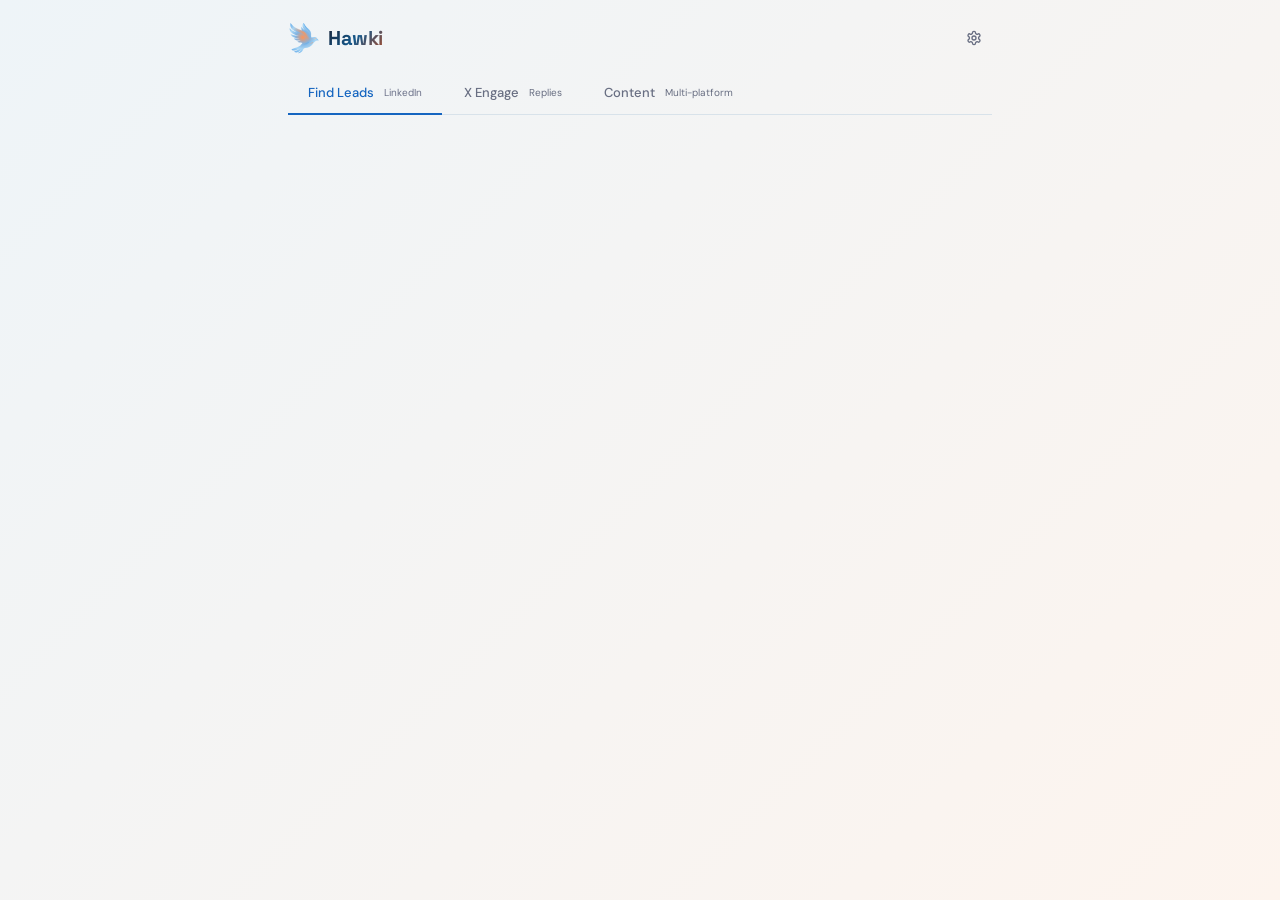
<file: index.html>
<!DOCTYPE html>
<html lang="en">
<head>
  <meta charset="UTF-8">
  <meta name="viewport" content="width=device-width, initial-scale=1.0, viewport-fit=cover">
  <title>Hawki — Find & engage your next leads</title>
  <link rel="preconnect" href="https://fonts.googleapis.com">
  <link rel="preconnect" href="https://fonts.gstatic.com" crossorigin>
  <link href="https://fonts.googleapis.com/css2?family=Space+Grotesk:wght@400;500;600;700&family=DM+Sans:wght@400;500&display=swap" rel="stylesheet">
  <link rel="stylesheet" href="css/styles.css">
</head>
<body>

<div class="page">

  <!-- ── Top bar: always visible ── -->
  <header class="topbar">
    <div class="topbar-left">
      <img src="hawki-mascot.svg" alt="Hawki" class="topbar-mascot">
      <h1 class="topbar-title">Hawki</h1>
      <div class="topbar-mode" id="mode-toggle"></div>
    </div>
    <div class="topbar-right">
      <button class="settings-btn" onclick="openSettings()" title="Settings">
        <svg width="16" height="16" viewBox="0 0 24 24" fill="none" stroke="currentColor" stroke-width="2" stroke-linecap="round" stroke-linejoin="round"><path d="M12.22 2h-.44a2 2 0 0 0-2 2v.18a2 2 0 0 1-1 1.73l-.43.25a2 2 0 0 1-2 0l-.15-.08a2 2 0 0 0-2.73.73l-.22.38a2 2 0 0 0 .73 2.73l.15.1a2 2 0 0 1 1 1.72v.51a2 2 0 0 1-1 1.74l-.15.09a2 2 0 0 0-.73 2.73l.22.38a2 2 0 0 0 2.73.73l.15-.08a2 2 0 0 1 2 0l.43.25a2 2 0 0 1 1 1.73V20a2 2 0 0 0 2 2h.44a2 2 0 0 0 2-2v-.18a2 2 0 0 1 1-1.73l.43-.25a2 2 0 0 1 2 0l.15.08a2 2 0 0 0 2.73-.73l.22-.39a2 2 0 0 0-.73-2.73l-.15-.08a2 2 0 0 1-1-1.74v-.5a2 2 0 0 1 1-1.74l.15-.09a2 2 0 0 0 .73-2.73l-.22-.38a2 2 0 0 0-2.73-.73l-.15.08a2 2 0 0 1-2 0l-.43-.25a2 2 0 0 1-1-1.73V4a2 2 0 0 0-2-2z"/><circle cx="12" cy="12" r="3"/></svg>
      </button>
    </div>
  </header>

  <!-- ── View tabs ── -->
  <nav class="view-tabs" id="view-tabs"></nav>

  <!-- ── Views ── -->
  <main id="view-home" class="view"></main>
  <main id="view-experiment" class="view"></main>
  <main id="view-integrations" class="view"></main>
  <main id="view-weekly" class="view"></main>
  <main id="view-scrape" class="view"></main>

  <div class="save-notice" id="saved">Saved</div>

  <!-- ── Quick-Add Modal ── -->
  <div class="modal-overlay" id="modal">
    <div class="chat"></div>
  </div>
</div>

<script src="js/config.js"></script>
<script src="js/data.js"></script>
<script src="js/store.js"></script>
<script src="js/benchmarks.js"></script>
<script src="js/sync.js"></script>
<script src="js/edit.js"></script>
<script src="js/board.js"></script>
<script src="js/weeks.js"></script>
<script src="js/scrape.js"></script>
<script src="js/chat.js"></script>
<script src="js/app.js"></script>

</body>
</html>
</file>
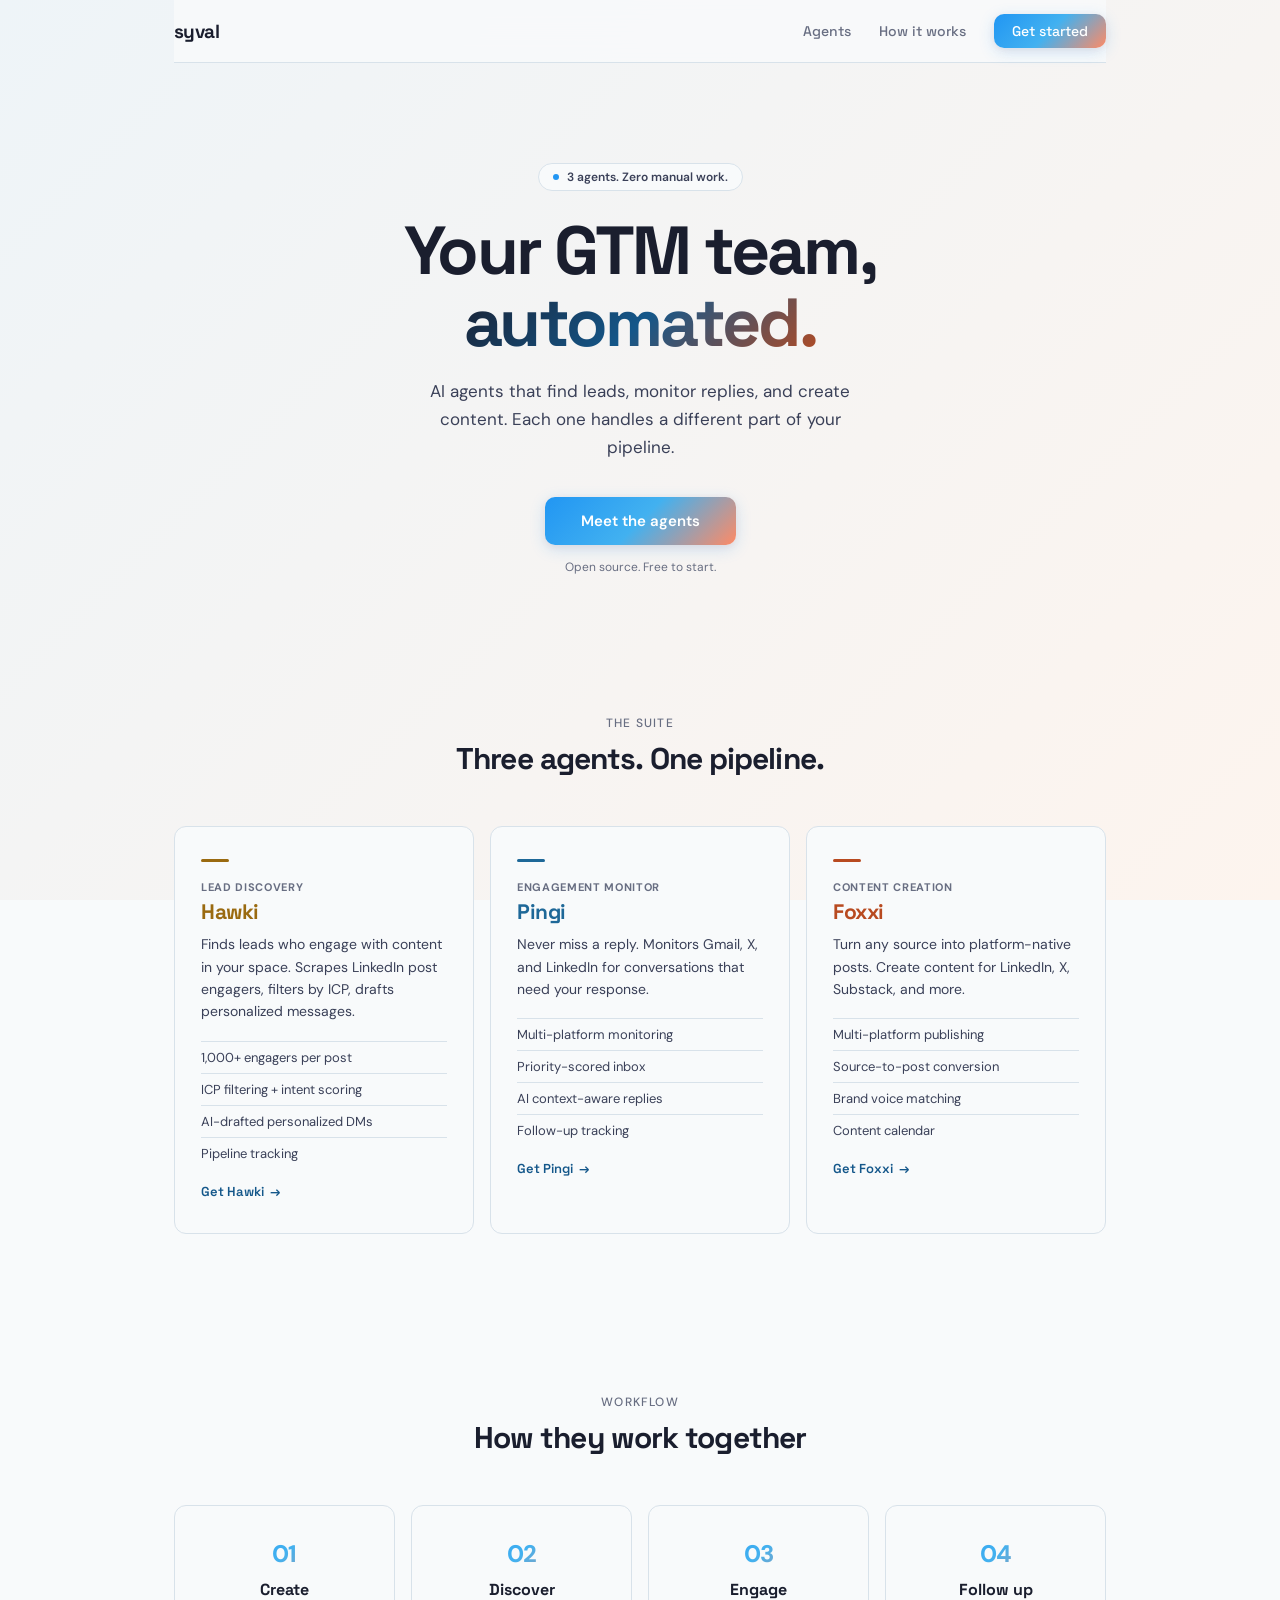
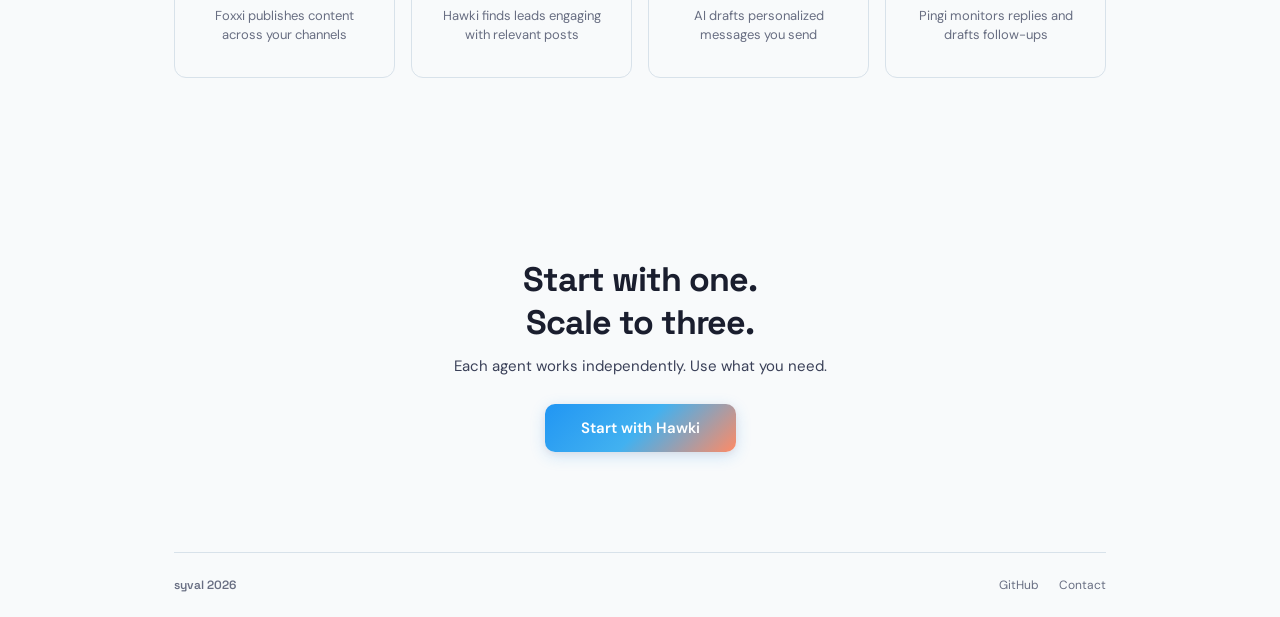
<file: landing.html>
<!DOCTYPE html>
<html lang="en">
<head>
  <meta charset="UTF-8">
  <meta name="viewport" content="width=device-width, initial-scale=1.0">
  <title>Syval — Your GTM team, automated</title>
  <meta name="description" content="AI agents that find your leads, monitor your channels, and create your content.">
  <link href="https://fonts.googleapis.com/css2?family=Space+Grotesk:wght@400;500;600;700&family=DM+Sans:wght@400;500&display=swap" rel="stylesheet">
  <style>
    :root {
      --bg: #f8fafb;
      --bg-2: #eef4f8;
      --text: #1a1e2e;
      --text-2: #3a4058;
      --text-3: #686e82;
      --border: #d8e2ea;
      --hawki: #9a6a10;
      --hawki-bg: #fdf6e8;
      --pingi: #1e6898;
      --pingi-bg: #e6f2fb;
      --foxxi: #b84a20;
      --foxxi-bg: #fef0ea;
      --accent-blue: #2196F3;
      --accent-orange: #FF8A65;
    }

    * { margin: 0; padding: 0; box-sizing: border-box; }
    html { scroll-behavior: smooth; }
    body { font-family: 'DM Sans', system-ui, sans-serif; color: var(--text); background: var(--bg); background-image: linear-gradient(135deg, #eef4f8 0%, #fdf4ee 100%); background-attachment: fixed; -webkit-font-smoothing: antialiased; overflow-x: hidden; }
    a { color: inherit; text-decoration: none; }
    .container { max-width: 980px; margin: 0 auto; padding: 0 24px; }

    /* Gradient mesh bg */
    .mesh {
      position: fixed; top: -200px; left: 50%; transform: translateX(-50%);
      width: 1200px; height: 600px; pointer-events: none; z-index: 0;
      background: radial-gradient(ellipse at 30% 20%, rgba(33,150,243,0.08) 0%, transparent 50%),
                  radial-gradient(ellipse at 70% 40%, rgba(66,177,240,0.06) 0%, transparent 50%),
                  radial-gradient(ellipse at 50% 60%, rgba(255,138,101,0.05) 0%, transparent 50%);
      animation: meshMove 12s ease-in-out infinite;
    }
    @keyframes meshMove {
      0%,100% { transform: translateX(-50%) translateY(0); }
      50% { transform: translateX(-50%) translateY(20px); }
    }

    .page { position: relative; z-index: 1; }

    /* Nav */
    nav { padding: 14px 0; border-bottom: 1px solid var(--border); background: rgba(248,250,251,0.85); backdrop-filter: blur(20px); -webkit-backdrop-filter: blur(20px); position: sticky; top: 0; z-index: 10; }
    .nav-inner { display: flex; justify-content: space-between; align-items: center; }
    .logo { font-family: 'Space Grotesk', system-ui, sans-serif; font-size: 19px; font-weight: 700; letter-spacing: -0.03em; color: var(--text); }
    .nav-links { display: flex; gap: 28px; align-items: center; }
    .nav-links a { font-family: 'Space Grotesk', system-ui, sans-serif; font-size: 14px; font-weight: 500; color: var(--text-3); transition: color 0.2s; }
    .nav-links a:hover { color: var(--text); }
    .nav-cta {
      font-size: 13px; font-weight: 600; color: #fff !important;
      background: linear-gradient(135deg, #2196F3, #42B1F0, #FF8A65); padding: 8px 18px; border-radius: 10px;
      transition: opacity 0.15s;
      box-shadow: 0 4px 16px rgba(33,150,243,0.2), 0 2px 6px rgba(255,138,101,0.15);
    }
    .nav-cta:hover { opacity: 0.8; }

    /* Hero */
    .hero { padding: 100px 0 80px; text-align: center; }
    .hero-pill {
      display: inline-flex; align-items: center; gap: 8px;
      font-size: 12px; font-weight: 600; color: var(--text-2);
      border: 1px solid var(--border); padding: 5px 14px; border-radius: 100px;
      margin-bottom: 24px; background: var(--bg);
    }
    .hero-dot { width: 6px; height: 6px; border-radius: 50%; background: #2196F3; animation: blink 2s infinite; }
    @keyframes blink { 0%,100% { opacity: 1; } 50% { opacity: 0.3; } }

    .hero h1 {
      font-family: 'Space Grotesk', system-ui, sans-serif;
      font-size: clamp(38px, 6.5vw, 68px); font-weight: 700;
      line-height: 1.06; letter-spacing: -0.04em; margin-bottom: 18px; color: var(--text);
    }
    .hero-grad {
      background: linear-gradient(135deg, #1a1e2e 0%, #14578a 50%, #b84a20 100%);
      -webkit-background-clip: text; -webkit-text-fill-color: transparent;
      background-clip: text;
    }
    .hero p { font-size: 17px; color: var(--text-2); max-width: 460px; margin: 0 auto 36px; line-height: 1.65; }
    .btn-primary {
      display: inline-block; font-size: 15px; font-weight: 600;
      color: #fff; padding: 14px 36px; border-radius: 10px;
      background: linear-gradient(135deg, #2196F3, #42B1F0, #FF8A65);
      transition: transform 0.2s, box-shadow 0.2s;
      box-shadow: 0 4px 16px rgba(33,150,243,0.2), 0 2px 6px rgba(255,138,101,0.15);
    }
    .btn-primary:hover { transform: translateY(-1px); opacity: 0.92; box-shadow: 0 8px 30px rgba(33,150,243,0.3); }
    .hero-note { font-size: 12px; color: var(--text-3); margin-top: 14px; }

    /* Agents */
    .agents { padding: 60px 0 80px; }
    .s-label { font-family: 'DM Sans', system-ui, sans-serif; font-size: 12px; font-weight: 500; color: var(--text-3); text-transform: uppercase; letter-spacing: 0.1em; text-align: center; margin-bottom: 8px; }
    .s-title { font-family: 'Space Grotesk', system-ui, sans-serif; font-size: 30px; font-weight: 700; text-align: center; letter-spacing: -0.03em; margin-bottom: 48px; color: var(--text); }

    .agent-grid { display: grid; grid-template-columns: repeat(3, 1fr); gap: 16px; }
    @media (max-width: 768px) { .agent-grid { grid-template-columns: 1fr; } }

    .agent {
      padding: 32px 26px; border-radius: 12px; border: 1.5px solid var(--border);
      background: var(--bg); transition: transform 0.3s, box-shadow 0.3s;
    }
    .agent:hover { transform: translateY(-4px); box-shadow: 0 8px 24px rgba(0,0,0,0.06); }

    .agent-bar { width: 28px; height: 3px; border-radius: 2px; margin-bottom: 18px; }
    .agent.hawki .agent-bar { background: var(--hawki); }
    .agent.pingi .agent-bar { background: var(--pingi); }
    .agent.foxxi .agent-bar { background: var(--foxxi); }

    .agent-tag { font-size: 11px; font-weight: 700; color: var(--text-3); text-transform: uppercase; letter-spacing: 0.06em; margin-bottom: 4px; }
    .agent h3 { font-family: 'Space Grotesk', system-ui, sans-serif; font-size: 21px; font-weight: 700; letter-spacing: -0.02em; margin-bottom: 8px; }
    .agent.hawki h3 { color: var(--hawki); }
    .agent.pingi h3 { color: var(--pingi); }
    .agent.foxxi h3 { color: var(--foxxi); }
    .agent > p { font-size: 14px; color: var(--text-2); line-height: 1.6; margin-bottom: 18px; }
    .a-list { list-style: none; }
    .a-list li { font-size: 13px; color: var(--text-2); padding: 7px 0; border-top: 1px solid var(--border); }
    .a-link { display: inline-flex; align-items: center; gap: 6px; margin-top: 14px; font-family: 'Space Grotesk', system-ui, sans-serif; font-size: 13px; font-weight: 600; color: #14578a; transition: color 0.2s; }
    .a-link:hover { color: #1a1e2e; }
    .a-link span { display: inline-block; transition: transform 0.15s; }
    .a-link:hover span { transform: translateX(4px); }

    /* Flow */
    .flow { padding: 80px 0; }
    .flow-grid { display: grid; grid-template-columns: repeat(4, 1fr); gap: 16px; }
    @media (max-width: 768px) { .flow-grid { grid-template-columns: 1fr 1fr; } }
    @media (max-width: 480px) { .flow-grid { grid-template-columns: 1fr; } }
    .fc {
      text-align: center; padding: 32px 20px; border-radius: 12px;
      border: 1.5px solid var(--border); background: var(--bg);
      transition: transform 0.3s, box-shadow 0.3s;
    }
    .fc:hover { transform: translateY(-4px); box-shadow: 0 8px 24px rgba(0,0,0,0.06); }
    .fc-n {
      font-size: 24px; font-weight: 800; letter-spacing: -0.03em;
      background: linear-gradient(135deg, #2196F3, #42B1F0, #FF8A65);
      -webkit-background-clip: text; -webkit-text-fill-color: transparent;
      background-clip: text;
      margin-bottom: 10px;
    }
    .fc h3 { font-family: 'Space Grotesk', system-ui, sans-serif; font-size: 16px; font-weight: 700; margin-bottom: 6px; }
    .fc p { font-size: 13px; color: var(--text-3); line-height: 1.5; }

    /* Bottom */
    .bottom { padding: 100px 0; text-align: center; }
    .bottom h2 { font-family: 'Space Grotesk', system-ui, sans-serif; font-size: 34px; font-weight: 700; letter-spacing: -0.03em; margin-bottom: 12px; }
    .bottom p { font-size: 15px; color: var(--text-2); margin-bottom: 28px; }

    /* Footer */
    footer { padding: 24px 0; border-top: 1px solid var(--border); display: flex; justify-content: space-between; align-items: center; font-size: 12px; color: var(--text-3); }
    footer span { font-family: 'Space Grotesk', system-ui, sans-serif; font-weight: 600; }
    footer a { color: var(--text-3); transition: color 0.2s; }
    footer a:hover { color: var(--text); }

    /* Fade */
    .fi { opacity: 0; transform: translateY(16px); animation: fu 0.7s ease forwards; }
    .fi:nth-child(2) { animation-delay: 0.08s; }
    .fi:nth-child(3) { animation-delay: 0.16s; }
    @keyframes fu { to { opacity: 1; transform: translateY(0); } }

    @media (max-width: 640px) { .nav-links { display: none; } .hero { padding: 60px 0 40px; } }
  </style>
</head>
<body>

<div class="page">

<div class="container"><nav><div class="nav-inner">
  <span class="logo">syval</span>
  <div class="nav-links">
    <a href="#agents">Agents</a>
    <a href="#flow">How it works</a>
    <a href="https://github.com/shiki4709" class="nav-cta">Get started</a>
  </div>
</div></nav></div>

<div class="container"><section class="hero">
  <div class="hero-pill fi"><div class="hero-dot"></div>3 agents. Zero manual work.</div>
  <h1 class="fi">Your GTM team,<br><span class="hero-grad">automated.</span></h1>
  <p class="fi">AI agents that find leads, monitor replies, and create content. Each one handles a different part of your pipeline.</p>
  <a href="#agents" class="btn-primary fi">Meet the agents</a>
  <div class="hero-note fi">Open source. Free to start.</div>
</section></div>

<div class="container"><section class="agents" id="agents">
  <div class="s-label">The Suite</div>
  <div class="s-title">Three agents. One pipeline.</div>
  <div class="agent-grid">

    <div class="agent hawki">
      <div class="agent-bar"></div>
      <div class="agent-tag">Lead Discovery</div>
      <h3>Hawki</h3>
      <p>Finds leads who engage with content in your space. Scrapes LinkedIn post engagers, filters by ICP, drafts personalized messages.</p>
      <ul class="a-list">
        <li>1,000+ engagers per post</li>
        <li>ICP filtering + intent scoring</li>
        <li>AI-drafted personalized DMs</li>
        <li>Pipeline tracking</li>
      </ul>
      <a href="https://github.com/shiki4709/hawki" class="a-link">Get Hawki <span>&rarr;</span></a>
    </div>

    <div class="agent pingi">
      <div class="agent-bar"></div>
      <div class="agent-tag">Engagement Monitor</div>
      <h3>Pingi</h3>
      <p>Never miss a reply. Monitors Gmail, X, and LinkedIn for conversations that need your response.</p>
      <ul class="a-list">
        <li>Multi-platform monitoring</li>
        <li>Priority-scored inbox</li>
        <li>AI context-aware replies</li>
        <li>Follow-up tracking</li>
      </ul>
      <a href="https://github.com/shiki4709/pingi-ai" class="a-link">Get Pingi <span>&rarr;</span></a>
    </div>

    <div class="agent foxxi">
      <div class="agent-bar"></div>
      <div class="agent-tag">Content Creation</div>
      <h3>Foxxi</h3>
      <p>Turn any source into platform-native posts. Create content for LinkedIn, X, Substack, and more.</p>
      <ul class="a-list">
        <li>Multi-platform publishing</li>
        <li>Source-to-post conversion</li>
        <li>Brand voice matching</li>
        <li>Content calendar</li>
      </ul>
      <a href="https://github.com/shiki4709/human-content-os" class="a-link">Get Foxxi <span>&rarr;</span></a>
    </div>

  </div>
</section></div>

<div class="container"><section class="flow" id="flow">
  <div class="s-label">Workflow</div>
  <div class="s-title">How they work together</div>
  <div class="flow-grid">
    <div class="fc"><div class="fc-n">01</div><h3>Create</h3><p>Foxxi publishes content across your channels</p></div>
    <div class="fc"><div class="fc-n">02</div><h3>Discover</h3><p>Hawki finds leads engaging with relevant posts</p></div>
    <div class="fc"><div class="fc-n">03</div><h3>Engage</h3><p>AI drafts personalized messages you send</p></div>
    <div class="fc"><div class="fc-n">04</div><h3>Follow up</h3><p>Pingi monitors replies and drafts follow-ups</p></div>
  </div>
</section></div>

<div class="container"><section class="bottom">
  <h2>Start with one.<br>Scale to three.</h2>
  <p>Each agent works independently. Use what you need.</p>
  <a href="https://github.com/shiki4709/hawki" class="btn-primary">Start with Hawki</a>
</section></div>

<div class="container"><footer>
  <span>syval 2026</span>
  <div style="display:flex;gap:20px"><a href="https://github.com/shiki4709/hawki">GitHub</a> <a href="mailto:shiki4709@gmail.com">Contact</a></div>
</footer></div>

</div>
</body>
</html>
</file>
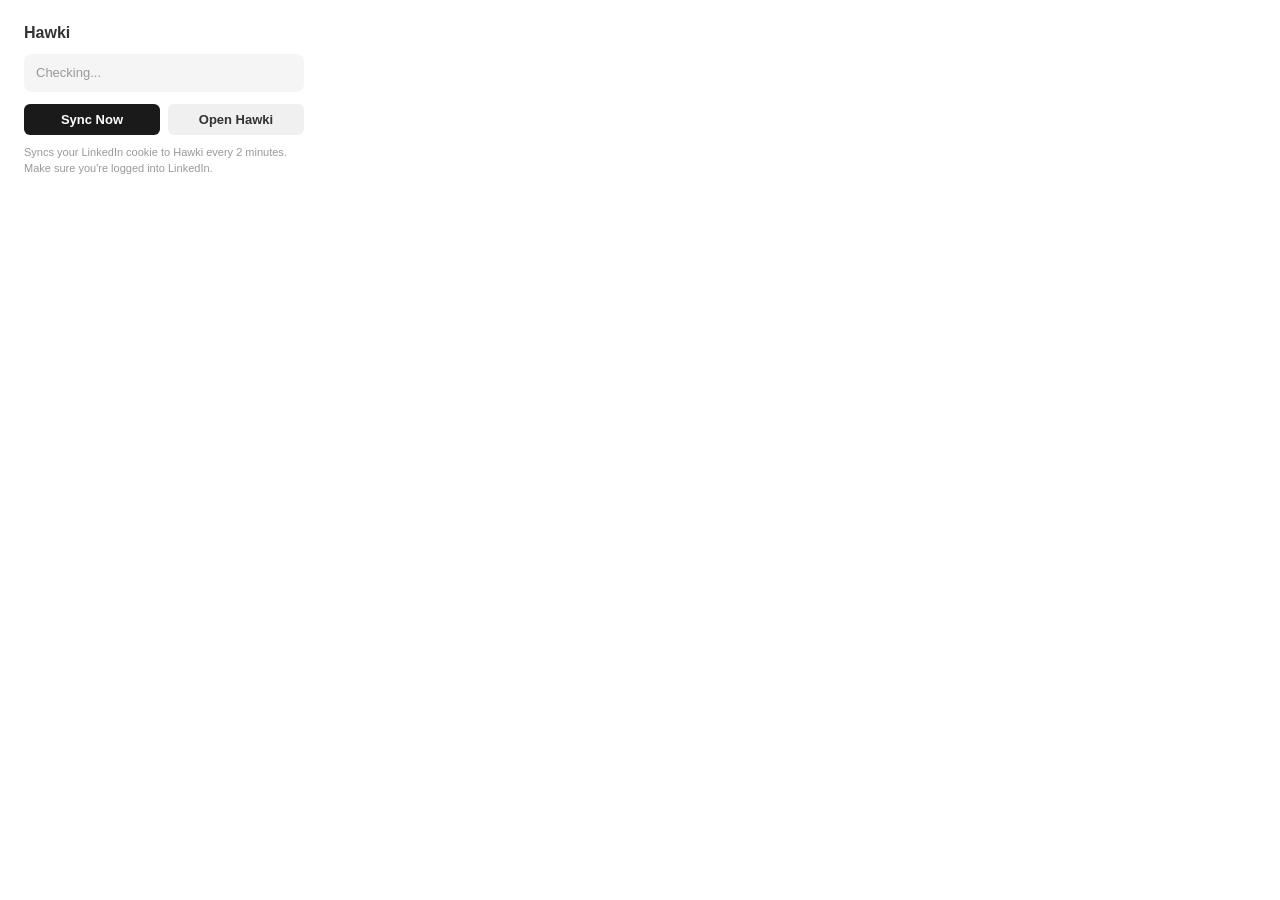
<file: extension/popup.html>
<!DOCTYPE html>
<html>
<head>
  <style>
    body { width: 280px; padding: 16px; font-family: -apple-system, BlinkMacSystemFont, 'Inter', sans-serif; font-size: 13px; color: #333; }
    h1 { font-size: 16px; margin: 0 0 12px; font-weight: 700; }
    .status { padding: 10px 12px; border-radius: 8px; margin-bottom: 12px; font-size: 13px; line-height: 1.4; }
    .status-ok { background: #e8f5e9; color: #2e7d32; }
    .status-err { background: #fff3e0; color: #e65100; }
    .status-off { background: #f5f5f5; color: #999; }
    .detail { font-size: 11px; opacity: 0.7; margin-top: 2px; font-family: monospace; }
    .time { font-size: 11px; opacity: 0.6; margin-top: 2px; }
    .btns { display: flex; gap: 8px; }
    button { flex: 1; padding: 8px; font-size: 13px; font-weight: 600; border: none; border-radius: 6px; cursor: pointer; }
    .btn-sync { background: #1a1a1a; color: white; }
    .btn-sync:hover { opacity: 0.85; }
    .btn-sync:disabled { opacity: 0.5; cursor: wait; }
    .btn-open { background: #f0f0f0; color: #333; }
    .btn-open:hover { background: #e0e0e0; }
    .note { font-size: 11px; color: #999; margin-top: 10px; line-height: 1.4; }
  </style>
</head>
<body>
  <h1>Hawki</h1>
  <div id="status" class="status status-off">Checking...</div>
  <div class="btns">
    <button id="sync-btn" class="btn-sync" onclick="manualSync()">Sync Now</button>
    <button class="btn-open" onclick="openHawki()">Open Hawki</button>
  </div>
  <div class="note">Syncs your LinkedIn cookie to Hawki every 2 minutes. Make sure you're logged into LinkedIn.</div>
  <script src="popup.js"></script>
</body>
</html>
</file>
<file: css/styles.css>
/* ================================================================
   DESIGN SYSTEM — Clean, goal-oriented GTM dashboard
   ================================================================ */

:root {
  --s-2: 2px; --s-4: 4px; --s-6: 6px; --s-8: 8px;
  --s-12: 12px; --s-16: 16px; --s-20: 20px; --s-24: 24px;
  --s-32: 32px; --s-40: 40px; --s-48: 48px; --s-64: 64px;
}

:root {
  --bg:         #f8fafb;
  --bg-sub:     #eef4f8;
  --bg-gradient: linear-gradient(135deg, #eef4f8 0%, #fdf4ee 100%);
  --surface:    #e8eff4;
  --rule:       #d8e2ea;
  --rule-faint: #e8eff4;
  --text:       #1a1e2e;
  --text-2:     #3a4058;
  --text-3:     #6a7088;
  --text-4:     #686e82;
  --accent:     #1565C0;
  --accent-bg:  rgba(21,101,192,0.08);
  --hit:        #1a6fc0;
  --hit-bg:     #e6f2fb;
  --change:     #9a6a10;
  --change-bg:  #fdf6e8;
  --muted:      #6a7088;
  --muted-bg:   #e8eff4;
  --inbound:    #1e6898;
  --inbound-bg: #e6f2fb;
  --outbound:   #b84a20;
  --outbound-bg:#fef0ea;
  --gradient-main: linear-gradient(135deg, #2196F3, #42B1F0, #FF8A65);
  --gradient-subtle: linear-gradient(135deg, rgba(33,150,243,0.08), rgba(255,138,101,0.08));
  --hawki-accent: #c78520;
  --hawki-fill: #e8bb5a;
  --hawki-bg: #fdf6e8;
  --pingi-accent: #2a7ab8;
  --pingi-fill: #4a9fd4;
  --pingi-bg: #e6f2fb;
  --foxxi-accent: #d4653a;
  --foxxi-fill: #FF8A65;
  --foxxi-bg: #fef0ea;
}

:root {
  --ff-body: 'DM Sans', system-ui, sans-serif;
  --ff-display: 'Space Grotesk', system-ui, sans-serif;
  --fs-xs:   clamp(0.6875rem, 0.65rem + 0.15vw, 0.75rem);
  --fs-sm:   clamp(0.75rem, 0.7rem + 0.2vw, 0.8125rem);
  --fs-base: clamp(0.8125rem, 0.77rem + 0.2vw, 0.875rem);
  --fs-md:   clamp(0.9375rem, 0.88rem + 0.25vw, 1rem);
  --fs-lg:   clamp(1.125rem, 1rem + 0.5vw, 1.25rem);
  --fs-xl:   clamp(1.5rem, 1.2rem + 1.2vw, 2rem);
  --fs-hero: clamp(2.5rem, 1.8rem + 2.5vw, 3.5rem);
  --lh-tight: 1.15;
  --lh-body:  1.55;
  --ease-out: cubic-bezier(0.25, 1, 0.5, 1);
  --dur-fast: 120ms;
  --dur-mid:  220ms;
  --dur-slow: 360ms;
  --radius: 12px;
  --radius-sm: 6px;
}

@media (prefers-reduced-motion: reduce) {
  *, *::before, *::after { animation-duration: 0.01ms !important; transition-duration: 0.01ms !important; }
}

*, *::before, *::after { margin: 0; padding: 0; box-sizing: border-box; }
html { scroll-behavior: smooth; }
body { font-family: var(--ff-body); font-size: var(--fs-base); line-height: var(--lh-body); color: var(--text); background: var(--bg); background-image: var(--bg-gradient); background-attachment: fixed; -webkit-font-smoothing: antialiased; }

/* ================================================================
   LAYOUT
   ================================================================ */

.page { max-width: 48rem; margin: 0 auto; padding: 0 clamp(var(--s-16), 3vw, var(--s-32)) var(--s-64); }

/* ================================================================
   TOP BAR
   ================================================================ */

.topbar { display: flex; justify-content: space-between; align-items: center; padding: var(--s-20) 0 var(--s-16); }
.topbar-left { display: flex; align-items: center; gap: var(--s-8); }
.topbar-mascot { width: 32px; height: 32px; flex-shrink: 0; transition: transform 0.3s cubic-bezier(0.16,1,0.3,1); }
.topbar-mascot:hover { transform: scale(1.15) rotate(-5deg); }
.topbar-right { display: flex; align-items: center; gap: var(--s-8); }
.topbar-title { font-family: var(--ff-display); font-size: var(--fs-lg); font-weight: 700; letter-spacing: -0.02em; background: linear-gradient(135deg, #1a1e2e 0%, #14578a 50%, #b84a20 100%); -webkit-background-clip: text; -webkit-text-fill-color: transparent; background-clip: text; }
.topbar-sprint { font-size: var(--fs-xs); color: var(--text-4); cursor: pointer; padding: var(--s-2) var(--s-8); border-radius: var(--radius-sm); transition: all var(--dur-fast) var(--ease-out); }
.topbar-sprint:hover { color: var(--text-2); background: var(--surface); }
.topbar-mode { display: flex; gap: var(--s-4); }

.mode-pill { padding: var(--s-4) var(--s-12); border-radius: var(--radius-sm); font-size: var(--fs-xs); font-weight: 600; cursor: pointer; border: 1.5px solid transparent; background: transparent; color: var(--text-4); font-family: var(--ff-body); transition: all var(--dur-fast) var(--ease-out); }
.mode-pill:hover { color: var(--text-2); border-color: var(--rule); }
.mode-pill.active { color: #fff; background: var(--gradient-main); border-color: transparent; }
.mode-pill-n { color: var(--text-4); margin-left: var(--s-2); font-variant-numeric: tabular-nums; }
.mode-pill.active .mode-pill-n { color: rgba(255,255,255,0.7); }

.add-btn { font-family: var(--ff-body); font-size: var(--fs-xs); font-weight: 600; color: #fff; background: var(--gradient-main); border: none; padding: var(--s-6) var(--s-12); border-radius: var(--radius-sm); cursor: pointer; transition: all var(--dur-fast) var(--ease-out); white-space: nowrap; box-shadow: 0 2px 8px rgba(33,150,243,0.2), 0 1px 3px rgba(255,138,101,0.15); }
.add-btn:hover { opacity: 0.92; transform: translateY(-1px); }

.settings-btn { width: 2.25rem; height: 2.25rem; display: flex; align-items: center; justify-content: center; border-radius: 50%; border: none; background: transparent; color: var(--text-4); cursor: pointer; transition: all var(--dur-mid) var(--ease-out); }
.settings-btn:hover { color: var(--text-2); background: var(--surface); transform: rotate(30deg); }

.sync-all-btn { font-family: var(--ff-body); font-size: var(--fs-xs); font-weight: 600; color: var(--hit); background: transparent; border: 1.5px solid var(--rule); padding: var(--s-4) var(--s-12); border-radius: var(--radius-sm); cursor: pointer; transition: all var(--dur-fast) var(--ease-out); }
.sync-all-btn:hover { border-color: var(--hit); background: var(--hit-bg); }

/* ================================================================
   VIEW TABS
   ================================================================ */

.view-tabs { display: flex; gap: var(--s-2); border-bottom: 1px solid var(--rule); margin-bottom: var(--s-32); }
.vtab { padding: var(--s-12) var(--s-20); font-size: var(--fs-sm); font-weight: 500; color: var(--text-4); background: none; border: none; border-bottom: 2px solid transparent; cursor: pointer; font-family: var(--ff-body); transition: color var(--dur-fast) var(--ease-out); margin-bottom: -1px; display: flex; align-items: center; gap: var(--s-6); }
.vtab:hover { color: var(--text-2); }
.vtab.active { color: var(--accent); border-bottom-color: var(--accent); }
.vtab-desc { font-size: 10px; font-weight: 400; color: var(--text-4); margin-left: 4px; }
.vtab.active .vtab-desc { color: var(--text-3); }
.vtab-badge { font-size: 10px; font-weight: 700; color: #ffffff; background: var(--gradient-main); padding: 1px 5px; border-radius: 10px; }
.view { display: none; }
.vtab-title { font-family: var(--ff-display); font-size: var(--fs-sm); font-weight: 500; color: var(--text); padding: var(--s-8) var(--s-12); }

/* ================================================================
   HOME — Experiment list
   ================================================================ */

.home-empty { padding: var(--s-48) 0; text-align: center; color: var(--text-4); font-size: var(--fs-sm); line-height: var(--lh-body); }

.home-card {
  padding: var(--s-16); background: var(--bg); border: 1px solid var(--rule-faint);
  border-radius: var(--radius); margin-bottom: var(--s-8); cursor: pointer;
  transition: border-color var(--dur-fast) var(--ease-out);
}
.home-card:hover { border-color: var(--rule); }
.home-card-top { display: flex; justify-content: space-between; align-items: flex-start; gap: var(--s-16); }
.home-card-name { font-family: var(--ff-display); font-size: var(--fs-md); font-weight: 500; color: var(--text); }
.home-card-sub { font-size: var(--fs-xs); color: var(--text-4); margin-top: var(--s-2); }
.home-card-idea { font-size: var(--fs-xs); color: var(--text-3); margin-top: var(--s-4); line-height: var(--lh-body); display: -webkit-box; -webkit-line-clamp: 1; -webkit-box-orient: vertical; overflow: hidden; }
.home-card-right { text-align: right; flex-shrink: 0; }
.home-card-rate { font-family: var(--ff-display); font-size: var(--fs-lg); font-weight: 700; font-variant-numeric: tabular-nums; background: linear-gradient(135deg, #14578a 0%, #b84a20 100%); -webkit-background-clip: text; -webkit-text-fill-color: transparent; background-clip: text; }
.home-card-contrib { font-size: var(--fs-xs); color: var(--text-3); }

.home-card-bottom { display: flex; align-items: center; gap: var(--s-12); margin-top: var(--s-12); }
.home-health { font-size: var(--fs-xs); font-weight: 600; padding: var(--s-2) var(--s-8); border-radius: 10px; }
.health-good { color: var(--hit); background: var(--hit-bg); }
.health-ok { color: var(--change); background: var(--change-bg); }
.health-low { color: var(--accent); background: var(--accent-bg); }
.health-none { color: var(--text-4); background: var(--muted-bg); }

.home-progress { display: flex; align-items: center; gap: var(--s-6); flex: 1; }
.home-progress-bar { flex: 1; height: 3px; background: var(--rule); border-radius: 2px; overflow: hidden; max-width: 8rem; }
.home-progress-fill { height: 100%; background: var(--gradient-main); border-radius: 2px; }
.home-progress-label { font-size: 10px; color: var(--text-4); font-variant-numeric: tabular-nums; }
.home-vars { font-size: var(--fs-xs); color: var(--text-4); }
.home-btn { font-family: var(--ff-body); font-size: var(--fs-xs); color: var(--text-4); background: transparent; border: none; cursor: pointer; padding: var(--s-2) var(--s-6); margin-left: auto; transition: color var(--dur-fast) var(--ease-out); }
.home-btn:hover { color: var(--accent); }

.home-add { padding: var(--s-16); text-align: center; font-size: var(--fs-sm); color: var(--text-4); cursor: pointer; border: 1px dashed var(--rule); border-radius: var(--radius); margin-top: var(--s-8); transition: all var(--dur-fast) var(--ease-out); }
.home-add:hover { color: var(--text-2); border-color: var(--text-4); background: var(--bg-sub); }

/* ================================================================
   EXPERIMENT PAGE
   ================================================================ */

.exp-page-header { margin-bottom: var(--s-24); }
.exp-page-idea { font-size: var(--fs-sm); color: var(--text-2); line-height: var(--lh-body); }
.exp-page-meta { font-size: var(--fs-xs); color: var(--text-4); margin-top: var(--s-4); }

.var-section { padding: var(--s-16); background: var(--surface); border-radius: var(--radius); margin-bottom: var(--s-8); }
.var-section-stopped { opacity: 0.4; }
.var-section-head { display: flex; align-items: center; gap: var(--s-12); margin-bottom: var(--s-12); }
.var-section-info { flex: 1; }
.var-section-name { font-family: var(--ff-display); font-size: var(--fs-sm); font-weight: 500; color: var(--text); }
.var-section-date { font-size: var(--fs-xs); color: var(--text-4); display: block; margin-top: var(--s-2); }
.var-section-rate { font-family: var(--ff-display); font-size: var(--fs-md); font-weight: 600; color: var(--text); font-variant-numeric: tabular-nums; }

.exp-page-footer { margin-top: var(--s-24); padding-top: var(--s-12); border-top: 1px solid var(--rule-faint); }

/* Current setup summary */
.var-current {
  padding: var(--s-12); background: var(--surface); border-radius: var(--radius);
  margin-bottom: var(--s-16);
}
.var-current-title { font-size: var(--fs-sm); font-weight: 600; color: var(--text); margin-bottom: var(--s-6); }
.var-current-pipe { font-size: var(--fs-xs); color: var(--text-2); line-height: 1.8; }
.var-conv { color: var(--text-4); }
.var-current-stage {}
.var-current-ai { font-size: var(--fs-xs); color: var(--text-3); margin-top: var(--s-6); padding-top: var(--s-6); border-top: 1px solid var(--rule-faint); }

/* Variation step picker */
.var-step-list { display: flex; flex-direction: column; gap: var(--s-4); }
.var-step-btn {
  display: flex; justify-content: space-between; align-items: center;
  padding: var(--s-8) var(--s-12); background: var(--bg-sub); border: 1.5px solid var(--rule-faint);
  border-radius: var(--radius-sm); cursor: pointer; font-family: var(--ff-body);
  font-size: var(--fs-sm); color: var(--text-2); transition: all var(--dur-fast) var(--ease-out);
}
.var-step-btn:hover { border-color: var(--rule); }
.var-step-btn.active { border-color: var(--accent); background: var(--accent-bg); color: var(--text); }
.var-step-top { display: flex; align-items: center; gap: var(--s-6); width: 100%; }
.var-step-name { font-weight: 500; flex: 1; text-align: left; }
.var-step-conv { font-size: var(--fs-xs); color: var(--text-4); min-width: 2.5rem; text-align: right; }
.var-step-val { font-family: var(--ff-display); font-weight: 600; font-variant-numeric: tabular-nums; color: var(--text-4); min-width: 2.5rem; text-align: right; }
.var-step-method { font-size: var(--fs-xs); color: var(--text-3); margin-top: var(--s-2); text-align: left; line-height: var(--lh-body); }

/* ================================================================
   GOAL — Hero card
   ================================================================ */

.goal { margin-bottom: var(--s-48); padding: var(--s-24) var(--s-24) var(--s-20); background: var(--surface); border-radius: var(--radius); }
.goal-label { font-size: var(--fs-xs); font-weight: 600; color: var(--text-3); text-transform: uppercase; letter-spacing: 0.06em; }
.goal-row { display: flex; align-items: baseline; gap: var(--s-8); margin-top: var(--s-8); }
.goal-num { font-family: var(--ff-display); font-size: var(--fs-hero); font-weight: 700; line-height: 1; letter-spacing: -0.03em; font-variant-numeric: tabular-nums; background: linear-gradient(135deg, #14578a 0%, #b84a20 100%); -webkit-background-clip: text; -webkit-text-fill-color: transparent; background-clip: text; }
.goal-of { font-size: var(--fs-lg); color: var(--text-4); font-family: var(--ff-display); }
.goal-bar { height: 6px; background: var(--rule); border-radius: 3px; margin-top: var(--s-16); overflow: hidden; }
.goal-fill { height: 100%; border-radius: 3px; background: var(--gradient-main); transition: width 0.5s var(--ease-out); }

/* ================================================================
   EXPERIMENT GROUPS
   ================================================================ */

.group { margin-bottom: var(--s-40); }
.group-head { display: flex; align-items: center; gap: var(--s-8); margin-bottom: var(--s-4); }
.group-title { font-family: var(--ff-display); font-size: var(--fs-md); font-weight: 500; color: var(--text); letter-spacing: -0.01em; }
.group-count { font-size: var(--fs-xs); font-weight: 600; color: var(--hit); background: var(--hit-bg); padding: var(--s-2) var(--s-8); border-radius: 10px; }
.group-count-muted { color: var(--text-4); background: var(--muted-bg); }
.group-count-warn { color: var(--accent); background: var(--accent-bg); }
.group-desc { font-size: var(--fs-xs); color: var(--text-4); margin-bottom: var(--s-16); }

/* ================================================================
   EXPERIMENT ROW
   ================================================================ */

.exp-card { padding: var(--s-16) var(--s-16); margin-bottom: var(--s-6); background: var(--bg); border: 1px solid var(--rule-faint); border-radius: var(--radius); transition: border-color var(--dur-fast) var(--ease-out); }
.exp-card:hover { border-color: var(--rule); }

.exp-row-g { display: flex; align-items: flex-start; justify-content: space-between; gap: var(--s-16); cursor: pointer; }

.exp-main { flex: 1; min-width: 0; }
.exp-name-g { font-family: var(--ff-display); font-size: var(--fs-md); font-weight: 500; color: var(--text); letter-spacing: -0.005em; line-height: var(--lh-tight); }
.exp-sub { display: flex; align-items: center; gap: var(--s-6); margin-top: var(--s-4); }
.exp-ch-label { font-size: var(--fs-xs); color: var(--text-4); }
.exp-tools-label { font-size: var(--fs-xs); color: var(--text-4); }
.exp-tools-label::before { content: '·'; margin-right: var(--s-6); }
.exp-desc { font-size: var(--fs-xs); color: var(--text-3); margin-top: var(--s-4); line-height: var(--lh-body); display: -webkit-box; -webkit-line-clamp: 1; -webkit-box-orient: vertical; overflow: hidden; }

.exp-progress { margin-top: var(--s-6); }
.exp-progress-bar { height: 3px; background: var(--rule); border-radius: 2px; overflow: hidden; max-width: 10rem; }
.exp-progress-fill { height: 100%; background: var(--gradient-main); border-radius: 2px; transition: width 0.5s var(--ease-out); }
.exp-progress-label { font-size: 10px; color: var(--text-4); margin-top: var(--s-2); display: block; font-variant-numeric: tabular-nums; }

.exp-nums { display: flex; flex-direction: column; align-items: flex-end; gap: var(--s-2); flex-shrink: 0; }
.exp-rate-g { font-family: var(--ff-display); font-size: var(--fs-lg); font-weight: 700; font-variant-numeric: tabular-nums; line-height: 1; background: linear-gradient(135deg, #14578a 0%, #b84a20 100%); -webkit-background-clip: text; -webkit-text-fill-color: transparent; background-clip: text; }
.exp-contrib { font-size: var(--fs-xs); color: var(--text-3); }
.exp-sample { font-size: var(--fs-xs); color: var(--text-4); font-style: italic; }
.exp-verdict-g { flex-shrink: 0; }

.exp-suggest { font-size: var(--fs-xs); color: var(--change); padding: var(--s-6) var(--s-16); font-style: italic; }

/* Health dots */
.dot-good { color: var(--hit); font-size: 10px; margin-right: var(--s-6); vertical-align: 1px; }
.dot-ok   { color: var(--change); font-size: 10px; margin-right: var(--s-6); vertical-align: 1px; }
.dot-low  { color: var(--accent); font-size: 10px; margin-right: var(--s-6); vertical-align: 1px; }

/* Verdict pill */
.verdict { display: inline-flex; align-items: center; padding: var(--s-4) var(--s-8); border-radius: var(--radius-sm); font-size: var(--fs-xs); font-weight: 600; cursor: pointer; transition: opacity var(--dur-fast) var(--ease-out); white-space: nowrap; }
.verdict:hover { opacity: 0.7; }
.verdict.keep    { background: var(--hit-bg);    color: var(--hit); }
.verdict.change  { background: var(--accent-bg); color: var(--accent); }
.verdict.close   { background: var(--change-bg); color: var(--change); }
.verdict.pending { background: var(--muted-bg);  color: var(--muted); }
.verdict.stop    { background: var(--muted-bg);  color: var(--muted); }

/* Stopped */
.stopped-toggle { font-size: var(--fs-sm); color: var(--text-4); cursor: pointer; margin-top: var(--s-8); padding: var(--s-4) 0; }
.stopped-toggle:hover { color: var(--text-2); }
.stopped-list { margin-top: var(--s-6); }
.exp-stopped { display: flex; align-items: center; justify-content: space-between; padding: var(--s-6) var(--s-16); font-size: var(--fs-sm); color: var(--text-4); }
.exp-stopped-name { font-family: var(--ff-display); }
.delete-btn-sm { font-size: var(--fs-xs); color: var(--text-4); background: transparent; border: none; cursor: pointer; padding: var(--s-2) var(--s-6); border-radius: var(--radius-sm); }
.delete-btn-sm:hover { color: var(--accent); }

/* + New experiment */
.inline-add-trigger { display: flex; align-items: center; gap: var(--s-8); padding: var(--s-16); font-size: var(--fs-sm); color: var(--text-4); cursor: pointer; border: 1px dashed var(--rule); border-radius: var(--radius); margin-top: var(--s-8); transition: all var(--dur-fast) var(--ease-out); }
.inline-add-trigger:hover { color: var(--text-2); border-color: var(--text-4); background: var(--bg-sub); }
.inline-add-icon { font-size: var(--fs-md); font-weight: 600; }

/* ================================================================
   EXPANDED DETAIL
   ================================================================ */

.exp-expand-wrap { display: grid; grid-template-rows: 0fr; transition: grid-template-rows var(--dur-slow) var(--ease-out); }
.exp-expand-wrap.open { grid-template-rows: 1fr; }
.exp-expand-inner { overflow: hidden; }
.exp-detail { padding: var(--s-16) 0 var(--s-8); }

/* Variation cards */
.var-card {
  padding: var(--s-12) var(--s-16);
  background: var(--bg-sub);
  border: 1px solid var(--rule-faint);
  border-radius: var(--radius-sm);
  margin-bottom: var(--s-8);
}
.var-head {
  display: flex;
  align-items: center;
  gap: var(--s-12);
  margin-bottom: var(--s-8);
}
.var-name {
  font-family: var(--ff-display);
  font-size: var(--fs-sm);
  font-weight: 500;
  color: var(--text);
  flex: 1;
}
.var-rate-wrap { display: flex; flex-direction: column; align-items: flex-end; }
.var-rate {
  font-family: var(--ff-display);
  font-size: var(--fs-md);
  font-weight: 600;
  color: var(--text);
  font-variant-numeric: tabular-nums;
}
.var-rate-label { font-size: 10px; color: var(--text-4); }

.var-stop-btn {
  font-family: var(--ff-body); font-size: var(--fs-xs); color: var(--text-4);
  background: transparent; border: 1px solid var(--rule); padding: var(--s-2) var(--s-8);
  border-radius: var(--radius-sm); cursor: pointer; transition: all var(--dur-fast) var(--ease-out);
}
.var-stop-btn:hover { color: var(--accent); border-color: var(--accent); }
.var-stopped { opacity: 0.4; }
.var-stopped-label { font-size: var(--fs-xs); color: var(--text-4); font-weight: 400; font-family: var(--ff-body); }

.add-var-trigger {
  display: flex;
  align-items: center;
  gap: var(--s-6);
  padding: var(--s-8) var(--s-12);
  font-size: var(--fs-xs);
  color: var(--text-4);
  cursor: pointer;
  border: 1px dashed var(--rule);
  border-radius: var(--radius-sm);
  margin-bottom: var(--s-12);
  transition: all var(--dur-fast) var(--ease-out);
}
.add-var-trigger:hover { color: var(--text-2); border-color: var(--text-4); }

.add-var-inline { display: flex; flex-direction: column; gap: var(--s-8); width: 100%; }
.add-var-input { width: 100%; border: 1.5px solid var(--accent); border-radius: var(--radius-sm); padding: var(--s-8) var(--s-12); font-size: var(--fs-sm); font-family: var(--ff-body); outline: none; background: var(--bg); color: var(--text); }
.add-var-input::placeholder { color: var(--text-4); }
.add-var-actions { display: flex; gap: var(--s-6); justify-content: flex-end; }

.exp-bottom {
  display: flex;
  gap: var(--s-12);
  padding-top: var(--s-8);
  border-top: 1px solid var(--rule-faint);
}

/* Data source bar */
.exp-source { display: flex; align-items: center; gap: var(--s-8); padding: var(--s-8) var(--s-12); background: var(--hit-bg); border-radius: var(--radius-sm); margin-bottom: var(--s-16); font-size: var(--fs-xs); }
.exp-source-manual { background: var(--bg-sub); border: 1px dashed var(--rule); }
.exp-source-type { font-weight: 600; color: var(--text-2); }
.exp-source-sync { color: var(--text-4); }
.exp-source-btn { font-family: var(--ff-body); font-size: var(--fs-xs); font-weight: 600; color: var(--text-3); background: transparent; border: 1px solid var(--rule); padding: var(--s-2) var(--s-8); border-radius: var(--radius-sm); cursor: pointer; transition: border-color var(--dur-fast) var(--ease-out); margin-left: auto; }
.exp-source-btn:hover { border-color: var(--text-4); }
.exp-source-btn + .exp-source-btn { margin-left: 0; }

/* Pipeline */
.pipe { display: flex; align-items: stretch; gap: var(--s-4); margin-bottom: var(--s-16); overflow-x: auto; scrollbar-width: none; padding-bottom: var(--s-4); }
.pipe::-webkit-scrollbar { display: none; }
.pipe-stage { display: flex; flex-direction: column; align-items: center; justify-content: center; padding: var(--s-8) var(--s-8); background: var(--bg-sub); border: 1px solid var(--rule-faint); border-radius: var(--radius-sm); min-width: 4.5rem; flex-shrink: 0; transition: border-color var(--dur-fast) var(--ease-out); }
.pipe-stage:focus-within { border-color: var(--accent); }
.pipe-stage-key { background: var(--surface); border-color: var(--rule); }
.pipe-stage-changed { background: var(--accent-bg); border-color: var(--accent); }
.pipe-stage-changed .pipe-stage-label { color: var(--accent); font-weight: 600; }
.pipe-input {
  font-family: var(--ff-display); font-size: var(--fs-md); font-weight: 600;
  color: var(--text); font-variant-numeric: tabular-nums;
  background: transparent; border: none; outline: none;
  width: 100%; text-align: center; padding: var(--s-2) 0;
  -moz-appearance: textfield;
}
.pipe-input::-webkit-inner-spin-button,
.pipe-input::-webkit-outer-spin-button { -webkit-appearance: none; margin: 0; }
.pipe-input:focus { color: var(--accent); }
.pipe-stage-label { font-size: 10px; color: var(--text-4); text-align: center; white-space: nowrap; cursor: pointer; }
.pipe-stage-label:hover { color: var(--text-2); }
.pipe-stage-method { font-size: 9px; color: var(--text-4); text-align: center; margin-top: var(--s-2); max-width: 6rem; line-height: 1.3; overflow: hidden; display: -webkit-box; -webkit-line-clamp: 2; -webkit-box-orient: vertical; }
.pipe-stage-noted { border-color: var(--inbound); }

.stage-panel {
  width: 100%; padding-top: var(--s-6);
  display: flex; flex-direction: column; gap: var(--s-4);
}
.stage-note, .stage-source {
  width: 100%; font-size: 10px; font-family: var(--ff-body);
  padding: var(--s-4) var(--s-6); border: 1px solid var(--rule);
  border-radius: var(--radius-sm); outline: none; background: var(--bg);
  color: var(--text); transition: border-color var(--dur-fast) var(--ease-out);
}
.stage-note:focus, .stage-source:focus { border-color: var(--accent); }
.stage-note::placeholder, .stage-source::placeholder { color: var(--text-4); }
/* ================================================================
   INTEGRATIONS VIEW
   ================================================================ */

.integ-summary {
  font-size: var(--fs-sm); color: var(--text-3); margin-bottom: var(--s-24);
  padding: var(--s-12); background: var(--surface); border-radius: var(--radius);
}
.integ-header {
  font-family: var(--ff-display); font-size: var(--fs-md); font-weight: 500;
  color: var(--text); margin-bottom: var(--s-24);
}
.integ-exp {
  margin-bottom: var(--s-24);
}
.integ-exp-name {
  font-family: var(--ff-display); font-size: var(--fs-sm); font-weight: 500;
  color: var(--text); margin-bottom: var(--s-8);
  display: flex; align-items: center; gap: var(--s-8);
}
.integ-exp-ch { font-size: var(--fs-xs); color: var(--text-4); font-family: var(--ff-body); font-weight: 400; }

.integ-group { margin-bottom: var(--s-24); }
.integ-group-title {
  font-family: var(--ff-display); font-size: var(--fs-sm); font-weight: 500;
  color: var(--text-3); margin-bottom: var(--s-8);
  padding-bottom: var(--s-4); border-bottom: 1px solid var(--rule-faint);
}

.integ-row {
  display: flex; align-items: center; gap: var(--s-12);
  padding: var(--s-8) var(--s-12);
  border-bottom: 1px solid var(--rule-faint);
  font-size: var(--fs-sm);
}
.integ-row:last-child { border-bottom: none; }

.integ-stage { color: var(--text); font-weight: 500; min-width: 8rem; }
.integ-exp-label { color: var(--text-4); font-size: var(--fs-xs); min-width: 8rem; }
.integ-val { font-family: var(--ff-display); font-weight: 600; color: var(--text); font-variant-numeric: tabular-nums; min-width: 3rem; text-align: right; }

.integ-conn {
  font-size: var(--fs-xs); font-weight: 600; padding: var(--s-2) var(--s-6);
  border-radius: var(--radius-sm);
}
.integ-conn-auto { color: var(--hit); background: var(--hit-bg); }
.integ-conn-manual { color: var(--text-4); background: var(--muted-bg); }

.integ-owner { font-size: var(--fs-xs); color: var(--text-3); background: var(--surface); padding: var(--s-2) var(--s-6); border-radius: var(--radius-sm); }
.integ-no-owner { font-size: var(--fs-xs); color: var(--text-4); font-style: italic; }
.integ-link { font-size: var(--fs-xs); color: var(--inbound); text-decoration: none; }
.integ-link:hover { text-decoration: underline; }

.integ-btn {
  font-family: var(--ff-body); font-size: var(--fs-xs); color: var(--text-4);
  background: transparent; border: 1px solid var(--rule); padding: var(--s-2) var(--s-8);
  border-radius: var(--radius-sm); cursor: pointer;
  transition: all var(--dur-fast) var(--ease-out);
}
.integ-btn:hover { color: var(--text-2); border-color: var(--text-4); }

/* Conversion arrows between stages */
.pipe-arrow {
  font-size: var(--fs-xs); font-weight: 600; font-variant-numeric: tabular-nums;
  padding: 0 var(--s-2); flex-shrink: 0; text-align: center;
  display: flex; align-items: center; min-width: 2rem; justify-content: center;
}
.pipe-conv-good { color: var(--hit); }
.pipe-conv-ok   { color: var(--change); }
.pipe-conv-low  { color: var(--accent); }

/* AI suggestion */
.exp-ai { font-size: var(--fs-sm); color: var(--text-2); line-height: var(--lh-body); padding: var(--s-8) var(--s-12); background: var(--bg-sub); border-radius: var(--radius-sm); margin-bottom: var(--s-16); border-left: 3px solid var(--inbound); }
.exp-ai-wait { color: var(--text-4); border-left-color: var(--rule); }

/* Actions zone */
.exp-actions { display: flex; flex-direction: column; gap: var(--s-8); padding-top: var(--s-12); border-top: 1px solid var(--rule-faint); }

.verdict-group { display: flex; align-items: center; gap: var(--s-6); flex-wrap: wrap; }
.verdict-group-label { display: none; }
.vbtn { padding: var(--s-6) var(--s-12); border-radius: var(--radius-sm); font-size: var(--fs-xs); font-weight: 600; cursor: pointer; border: 1.5px solid transparent; font-family: var(--ff-body); transition: all var(--dur-fast) var(--ease-out); }
.vbtn:hover { opacity: 0.7; }
.vbtn.active { border-color: var(--text-2); }
.vbtn.v-keep    { background: var(--hit-bg);    color: var(--hit); }
.vbtn.v-change  { background: var(--accent-bg); color: var(--accent); }
.vbtn.v-close   { background: var(--change-bg); color: var(--change); }
.vbtn.v-stop    { background: var(--muted-bg);  color: var(--muted); }

.detail-next-text { font-size: var(--fs-sm); color: var(--text-2); cursor: pointer; padding: var(--s-8) var(--s-12); border-radius: var(--radius-sm); background: var(--bg-sub); min-height: 2rem; line-height: var(--lh-body); transition: background var(--dur-fast) var(--ease-out); }
.detail-next-text:hover { background: var(--surface); }
.detail-next-text .ph { color: var(--text-4); }
.detail-next-text input { width: 100%; border: 1.5px solid var(--accent); border-radius: var(--radius-sm); padding: var(--s-6) var(--s-8); font-size: var(--fs-sm); font-family: var(--ff-body); outline: none; background: var(--bg); color: var(--text); }

.delete-btn { font-family: var(--ff-body); font-size: var(--fs-xs); color: var(--text-4); background: transparent; border: none; cursor: pointer; padding: var(--s-4) 0; transition: color var(--dur-fast) var(--ease-out); }
.delete-btn:hover { color: var(--accent); }

/* ================================================================
   INLINE EDITOR
   ================================================================ */

.ie-wrap { padding: var(--s-12); background: var(--bg); border: 1.5px solid var(--accent); border-radius: var(--radius); animation: ie-in var(--dur-mid) var(--ease-out); min-width: 12rem; }
@keyframes ie-in { from { opacity: 0; transform: scale(0.97); } to { opacity: 1; transform: scale(1); } }
.ie-label { font-size: var(--fs-xs); font-weight: 600; color: var(--text-3); text-transform: uppercase; letter-spacing: 0.06em; margin-bottom: var(--s-4); }
.ie-hint { font-size: var(--fs-xs); color: var(--text-4); line-height: var(--lh-body); margin-bottom: var(--s-8); padding: var(--s-6) var(--s-8); background: var(--bg-sub); border-radius: var(--radius-sm); border-left: 2px solid var(--inbound); }
.ie-row { display: flex; align-items: center; gap: var(--s-4); }
.ie-input { font-family: var(--ff-display); font-weight: 600; color: var(--text); border: 1.5px solid var(--rule); border-radius: var(--radius-sm); outline: none; background: var(--bg-sub); transition: border-color var(--dur-fast) var(--ease-out); }
.ie-input:focus { border-color: var(--accent); }
.ie-input-num { font-size: var(--fs-lg); width: 5rem; text-align: center; padding: var(--s-6) var(--s-8); font-variant-numeric: tabular-nums; -moz-appearance: textfield; }
.ie-input-num::-webkit-inner-spin-button, .ie-input-num::-webkit-outer-spin-button { -webkit-appearance: none; }
.ie-input-text { font-family: var(--ff-body); font-size: var(--fs-sm); font-weight: 400; width: 100%; padding: var(--s-6) var(--s-8); }
.ie-step { width: 2rem; height: 2rem; display: flex; align-items: center; justify-content: center; border-radius: var(--radius-sm); border: 1.5px solid var(--rule); background: var(--surface); color: var(--text-2); font-size: var(--fs-md); font-weight: 600; cursor: pointer; transition: all var(--dur-fast) var(--ease-out); flex-shrink: 0; font-family: var(--ff-body); }
.ie-step:hover { border-color: var(--accent); color: var(--accent); background: var(--accent-bg); }
.ie-step:active { transform: scale(0.9); }
.ie-actions { display: flex; gap: var(--s-6); margin-top: var(--s-8); justify-content: flex-end; }
/* Connect template */
.connect-template { margin-bottom: var(--s-12); }
.connect-template-label { font-size: var(--fs-xs); font-weight: 600; color: var(--text-3); margin-bottom: var(--s-4); }
.connect-template-row { font-family: monospace; font-size: var(--fs-sm); color: var(--text); background: var(--bg-sub); border: 1px solid var(--rule); border-radius: var(--radius-sm); padding: var(--s-8) var(--s-12); cursor: pointer; transition: background var(--dur-fast) var(--ease-out); line-height: var(--lh-body); word-break: break-all; }
.connect-template-row:hover { background: var(--surface); }
.connect-template-hint { font-size: var(--fs-xs); color: var(--text-4); margin-top: var(--s-4); }

.ie-save { padding: var(--s-4) var(--s-16); border-radius: var(--radius-sm); border: none; background: var(--gradient-main); color: #ffffff; font-size: var(--fs-xs); font-weight: 600; font-family: var(--ff-body); cursor: pointer; box-shadow: 0 2px 8px rgba(33,150,243,0.15); }
.ie-save:hover { opacity: 0.92; }
.ie-cancel { padding: var(--s-4) var(--s-12); border-radius: var(--radius-sm); border: 1px solid var(--rule); background: transparent; color: var(--text-3); font-size: var(--fs-xs); font-weight: 600; font-family: var(--ff-body); cursor: pointer; }
.ie-cancel:hover { border-color: var(--text-4); }

/* Settings action buttons */
.td-action-btn { font-family: var(--ff-body); font-size: var(--fs-xs); font-weight: 600; color: var(--inbound); background: var(--inbound-bg); border: 1.5px solid rgba(42,122,184,0.2); padding: var(--s-6) var(--s-12); border-radius: var(--radius-sm); cursor: pointer; transition: all var(--dur-fast) var(--ease-out); }
.td-action-btn:hover { border-color: var(--inbound); }
.td-edit-btn { font-family: var(--ff-body); font-size: var(--fs-xs); font-weight: 600; color: var(--text-3); background: transparent; border: 1.5px solid var(--rule); padding: var(--s-6) var(--s-12); border-radius: var(--radius-sm); cursor: pointer; transition: all var(--dur-fast) var(--ease-out); }
.td-edit-btn:hover { border-color: var(--text-4); }

/* ================================================================
   MODAL
   ================================================================ */

.modal-overlay { display: none; position: fixed; inset: 0; background: rgba(26,30,46,0.4); backdrop-filter: blur(4px); z-index: 100; justify-content: center; align-items: center; }
.modal-overlay.open { display: flex; }
.chat { background: var(--bg); border-radius: var(--radius); width: 26rem; max-width: calc(100vw - var(--s-32)); box-shadow: 0 8px 40px rgba(26,30,46,0.18); display: flex; flex-direction: column; max-height: 80vh; border: 1px solid var(--rule); }
/* Chat interface */
.chat-panel { display: flex; flex-direction: column; height: 100%; }
.chat-top { display: flex; justify-content: space-between; align-items: center; padding: var(--s-16) var(--s-20); border-bottom: 1px solid var(--rule); }
.chat-title { font-family: var(--ff-display); font-size: var(--fs-md); font-weight: 500; }
.chat-close { background: none; border: none; font-size: var(--fs-lg); color: var(--text-4); cursor: pointer; padding: var(--s-4); line-height: 1; transition: color var(--dur-fast) var(--ease-out); }
.chat-close:hover { color: var(--text); }

.chat-msgs { flex: 1; overflow-y: auto; padding: var(--s-16) var(--s-20); display: flex; flex-direction: column; gap: var(--s-8); }
.chat-msg { padding: var(--s-8) var(--s-12); border-radius: var(--radius-sm); font-size: var(--fs-sm); line-height: var(--lh-body); max-width: 90%; animation: chatIn var(--dur-mid) var(--ease-out); }
@keyframes chatIn { from { opacity: 0; transform: translateY(4px); } to { opacity: 1; } }
.chat-msg-bot { align-self: flex-start; background: var(--surface); color: var(--text-2); }
.chat-msg-user { align-self: flex-end; background: var(--gradient-main); color: #ffffff; }

.chat-bottom { display: flex; gap: var(--s-6); padding: var(--s-12) var(--s-16); border-top: 1px solid var(--rule); }
.chat-input { flex: 1; border: 1.5px solid var(--rule); border-radius: var(--radius-sm); padding: var(--s-8) var(--s-12); font-size: var(--fs-sm); font-family: var(--ff-body); outline: none; background: var(--bg); color: var(--text); }
.chat-input:focus { border-color: var(--accent); }
.chat-send { padding: var(--s-8) var(--s-16); border-radius: var(--radius-sm); font-size: var(--fs-sm); font-weight: 600; cursor: pointer; border: none; background: var(--gradient-main); color: #ffffff; font-family: var(--ff-body); box-shadow: 0 2px 8px rgba(33,150,243,0.15); }
.chat-send:hover { opacity: 0.85; }

.chat-proposal { padding: var(--s-12); background: var(--bg); border: 1px solid var(--rule); border-radius: var(--radius-sm); margin-top: var(--s-4); }
.chat-prop-name { font-family: var(--ff-display); font-size: var(--fs-md); font-weight: 500; color: var(--text); margin-bottom: var(--s-4); }
.chat-prop-idea { font-size: var(--fs-sm); color: var(--text-3); margin-bottom: var(--s-8); }
.chat-prop-row { font-size: var(--fs-sm); color: var(--text-2); margin-bottom: var(--s-2); }
.chat-prop-label { font-size: var(--fs-xs); font-weight: 600; color: var(--text-4); text-transform: uppercase; letter-spacing: 0.04em; margin-right: var(--s-6); }
.chat-pipe { display: flex; align-items: center; gap: var(--s-2); flex-wrap: wrap; margin: var(--s-6) 0; }
.chat-stage { font-size: var(--fs-xs); font-weight: 500; color: var(--text); background: var(--bg-sub); border: 1px solid var(--rule-faint); padding: var(--s-4) var(--s-8); border-radius: var(--radius-sm); }
.chat-stage-key { border-color: var(--accent); background: var(--accent-bg); }
.chat-arrow { font-size: var(--fs-xs); color: var(--text-4); }
.chat-prop-explain { font-size: var(--fs-xs); color: var(--text-3); line-height: var(--lh-body); margin-top: var(--s-8); }
.chat-prop-actions { margin-top: var(--s-12); }
.chat-create-btn { font-family: var(--ff-body); font-size: var(--fs-sm); font-weight: 600; color: #ffffff; background: var(--gradient-main); border: none; padding: var(--s-8) var(--s-20); border-radius: var(--radius-sm); cursor: pointer; width: 100%; box-shadow: 0 2px 8px rgba(33,150,243,0.15); }
.chat-create-btn:hover { opacity: 0.85; }

.qa-panel { display: flex; flex-direction: column; height: 100%; }
.qa-header { padding: var(--s-16) var(--s-20); border-bottom: 1px solid var(--rule); display: flex; justify-content: space-between; align-items: center; }
.qa-title { font-family: var(--ff-display); font-size: var(--fs-md); font-weight: 500; }
.qa-body { padding: var(--s-20); display: flex; flex-direction: column; gap: var(--s-16); flex: 1; overflow-y: auto; }
.qa-field {}
.qa-label { font-size: var(--fs-xs); font-weight: 600; color: var(--text-3); text-transform: uppercase; letter-spacing: 0.06em; margin-bottom: var(--s-6); display: block; }
.qa-input { width: 100%; border: 1.5px solid var(--rule); border-radius: var(--radius-sm); padding: var(--s-12); font-size: var(--fs-md); font-family: var(--ff-body); outline: none; background: var(--bg); color: var(--text); transition: border-color var(--dur-fast) var(--ease-out); }
.qa-input:focus { border-color: var(--accent); }
.qa-input::placeholder { color: var(--text-4); }
.qa-input-sm { font-size: var(--fs-sm); padding: var(--s-8) var(--s-12); }
.qa-mode-label { font-size: var(--fs-xs); font-weight: 600; color: var(--text-4); text-transform: uppercase; letter-spacing: 0.06em; margin-bottom: var(--s-4); }
.qa-chips { display: flex; gap: var(--s-4); flex-wrap: wrap; }
.qa-chip { display: flex; align-items: center; gap: var(--s-4); padding: var(--s-6) var(--s-12); border-radius: var(--radius-sm); font-size: var(--fs-xs); font-weight: 600; font-family: var(--ff-body); cursor: pointer; border: 1.5px solid var(--rule); background: transparent; color: var(--text-3); transition: all var(--dur-fast) var(--ease-out); }
.qa-chip:hover { border-color: var(--chip-color, var(--rule)); color: var(--text-2); }
.qa-chip.active { border-color: var(--chip-color, var(--accent)); background: var(--surface); color: var(--text); }
.qa-chip-dot { width: 6px; height: 6px; border-radius: 50%; }
.qa-target-row { display: flex; gap: var(--s-6); align-items: center; }
.qa-target-row .qa-input { flex: 1; }
.qa-ai-btn { font-family: var(--ff-body); font-size: var(--fs-xs); font-weight: 700; color: var(--inbound); background: var(--inbound-bg); border: 1.5px solid rgba(42,122,184,0.2); padding: var(--s-6) var(--s-12); border-radius: var(--radius-sm); cursor: pointer; white-space: nowrap; }
.qa-ai-btn:hover { border-color: var(--inbound); }
.qa-ai-btn:disabled { opacity: 0.5; cursor: wait; }
.qa-target-hint { font-size: var(--fs-xs); color: var(--text-4); margin-top: var(--s-4); line-height: var(--lh-body); }
.qa-footer { padding: var(--s-16) var(--s-20); border-top: 1px solid var(--rule); display: flex; gap: var(--s-8); }
.qa-cancel { flex: 1; padding: var(--s-8); border-radius: var(--radius-sm); font-size: var(--fs-sm); font-weight: 600; cursor: pointer; border: 1.5px solid var(--rule); background: transparent; color: var(--text-2); font-family: var(--ff-body); }
.qa-cancel:hover { border-color: var(--text-4); }
.qa-submit { flex: 2; padding: var(--s-8) var(--s-16); border-radius: var(--radius-sm); font-size: var(--fs-sm); font-weight: 600; cursor: pointer; border: none; background: var(--gradient-main); color: #ffffff; font-family: var(--ff-body); box-shadow: 0 2px 8px rgba(33,150,243,0.15); }
.qa-submit:hover { opacity: 0.85; }

/* ================================================================
   WEEK EXPLORER
   ================================================================ */

.we-header { display: flex; justify-content: space-between; align-items: center; margin-bottom: var(--s-20); }
.we-title { font-family: var(--ff-display); font-size: var(--fs-lg); font-weight: 500; color: var(--text); }
.we-actions { display: flex; gap: var(--s-8); align-items: center; }
.we-snap-btn { font-family: var(--ff-body); font-size: var(--fs-xs); font-weight: 600; color: var(--hit); background: var(--hit-bg); border: none; padding: var(--s-6) var(--s-12); border-radius: var(--radius-sm); cursor: pointer; }
.we-snap-btn:hover { opacity: 0.75; }
.we-compare-btn { font-family: var(--ff-body); font-size: var(--fs-xs); font-weight: 600; color: var(--text-3); background: var(--surface); border: 1.5px solid transparent; padding: var(--s-6) var(--s-12); border-radius: var(--radius-sm); cursor: pointer; transition: all var(--dur-fast) var(--ease-out); }
.we-compare-btn:hover { border-color: var(--rule); }
.we-compare-btn.active { border-color: var(--accent); color: var(--accent); background: var(--accent-bg); }

.we-strip { display: flex; gap: var(--s-6); margin-bottom: var(--s-20); overflow-x: auto; scrollbar-width: none; }
.we-strip::-webkit-scrollbar { display: none; }
.we-week-pill { display: flex; flex-direction: column; align-items: center; gap: var(--s-2); padding: var(--s-8) var(--s-16); border-radius: var(--radius); cursor: pointer; border: 1.5px solid transparent; background: var(--surface); transition: all var(--dur-fast) var(--ease-out); min-width: 5rem; user-select: none; }
.we-week-pill:hover { border-color: var(--rule); }
.we-week-pill.selected { border-color: var(--accent); background: var(--accent-bg); }
.we-week-pill.compare-selected { border-color: var(--inbound); background: var(--inbound-bg); }
.we-week-pill-label { font-size: var(--fs-xs); font-weight: 600; color: var(--text-3); }
.we-week-pill.selected .we-week-pill-label, .we-week-pill.compare-selected .we-week-pill-label { color: var(--text); }
.we-week-pill-date { font-size: var(--fs-xs); color: var(--text-4); }
.we-week-pill-num { font-family: var(--ff-display); font-size: var(--fs-md); font-weight: 600; color: var(--text-4); font-variant-numeric: tabular-nums; }
.we-week-pill.selected .we-week-pill-num { color: var(--accent); }
.we-week-pill.compare-selected .we-week-pill-num { color: var(--inbound); }

.we-summary { display: grid; grid-template-columns: repeat(auto-fit, minmax(7rem, 1fr)); gap: var(--s-8); margin-bottom: var(--s-24); }
.we-sum-card { padding: var(--s-12) var(--s-16); background: var(--surface); border-radius: var(--radius-sm); }
.we-sum-val { font-family: var(--ff-display); font-size: var(--fs-lg); font-weight: 600; color: var(--text); font-variant-numeric: tabular-nums; display: flex; align-items: baseline; gap: var(--s-6); }
.we-sum-label { font-size: var(--fs-xs); color: var(--text-3); margin-top: var(--s-2); }
.we-delta { font-family: var(--ff-body); font-size: var(--fs-xs); font-weight: 600; padding: var(--s-2) var(--s-6); border-radius: var(--radius-sm); }
.we-delta.up { color: var(--hit); background: var(--hit-bg); }
.we-delta.down { color: var(--accent); background: var(--accent-bg); }
.we-delta.flat { color: var(--text-4); background: var(--muted-bg); }

.we-compare-grid { display: grid; grid-template-columns: 1fr 1fr; gap: var(--s-24); }
.we-compare-col-label { font-size: var(--fs-xs); font-weight: 600; color: var(--text-4); text-transform: uppercase; letter-spacing: 0.06em; margin-bottom: var(--s-12); display: flex; align-items: center; gap: var(--s-6); }
.we-compare-col-label .dot { width: 6px; height: 6px; border-radius: 50%; }

.we-exp-table { width: 100%; border-collapse: collapse; }
.we-exp-table th { font-size: var(--fs-xs); font-weight: 600; color: var(--text-4); text-transform: uppercase; letter-spacing: 0.06em; text-align: left; padding: 0 var(--s-8) var(--s-8); border-bottom: 1.5px solid var(--rule); }
.we-exp-table th:not(:first-child) { text-align: right; }
.we-exp-table td { font-size: var(--fs-sm); padding: var(--s-8); border-bottom: 1px solid var(--rule-faint); color: var(--text-2); font-variant-numeric: tabular-nums; }
.we-exp-table td:not(:first-child) { text-align: right; }
.we-exp-table tr:last-child td { border-bottom: 1px solid var(--rule); }
.we-exp-name { font-family: var(--ff-display); font-weight: 500; color: var(--text); font-size: var(--fs-sm); }
.we-exp-ch { font-size: var(--fs-xs); color: var(--text-4); }
.we-exp-verdict { display: inline-block; padding: var(--s-2) var(--s-6); border-radius: var(--radius-sm); font-size: var(--fs-xs); font-weight: 600; }
.we-exp-verdict.keep    { background: var(--hit-bg);    color: var(--hit); }
.we-exp-verdict.change  { background: var(--accent-bg); color: var(--accent); }
.we-exp-verdict.close   { background: var(--change-bg); color: var(--change); }
.we-exp-verdict.stop    { background: var(--muted-bg);  color: var(--muted); }
.we-exp-verdict.pending { background: var(--muted-bg);  color: var(--muted); }
.we-cell-delta { font-size: var(--fs-xs); font-weight: 600; margin-left: var(--s-4); }
.we-cell-delta.up { color: var(--hit); }
.we-cell-delta.down { color: var(--accent); }
.we-empty { padding: var(--s-48) var(--s-16); text-align: center; color: var(--text-4); font-size: var(--fs-sm); }
.we-empty-sub { margin-top: var(--s-4); font-size: var(--fs-xs); }

/* ================================================================
   TOAST
   ================================================================ */

.save-notice { position: fixed; bottom: var(--s-24); left: 50%; transform: translateX(-50%) translateY(var(--s-8)); background: var(--text); color: var(--bg); padding: var(--s-8) var(--s-24); border-radius: var(--s-24); font-size: var(--fs-sm); font-weight: 600; opacity: 0; transition: opacity var(--dur-mid) var(--ease-out), transform var(--dur-mid) var(--ease-out); pointer-events: none; z-index: 200; }
.save-notice.show { opacity: 1; transform: translateX(-50%) translateY(0); }

/* ================================================================
   SCRAPE VIEW
   ================================================================ */

.conn-status {
  display: inline-flex; align-items: center; gap: var(--s-6);
  font-size: var(--fs-xs); color: var(--text-3); cursor: pointer;
  padding: var(--s-4) var(--s-12); border-radius: var(--s-24);
  border: 1px solid var(--rule-faint); margin-bottom: var(--s-16);
  transition: background var(--dur-fast) var(--ease-out);
}
.conn-status:hover { background: var(--bg-sub); }
.status-dot { width: 7px; height: 7px; border-radius: 50%; display: inline-block; }
.status-dot-on { background: #22c55e; box-shadow: 0 0 6px rgba(34,197,94,0.4); }
.status-dot-off { background: var(--text-4); }
.status-dot-expired { background: var(--accent); box-shadow: 0 0 6px rgba(200,50,50,0.3); }
.status-dot-checking { background: var(--change); animation: blink-dot 1s infinite; }
@keyframes blink-dot { 0%,100% { opacity: 1; } 50% { opacity: 0.3; } }

.scrape-input-section { margin-bottom: var(--s-24); }
.scrape-input-row { display: flex; gap: var(--s-8); }
.scrape-url-input {
  flex: 1; padding: var(--s-12) var(--s-16); font-family: var(--ff-body);
  font-size: var(--fs-sm); border: 1.5px solid var(--rule); border-radius: var(--radius);
  background: var(--bg); color: var(--text); outline: none;
  transition: border-color var(--dur-fast) var(--ease-out);
}
.scrape-url-input:focus { border-color: var(--accent); }
.scrape-url-input::placeholder { color: var(--text-4); }
.scrape-go-btn {
  padding: var(--s-12) var(--s-24); font-family: var(--ff-body); font-size: var(--fs-sm);
  font-weight: 600; color: #ffffff; background: var(--gradient-main);
  border: none; border-radius: var(--radius); cursor: pointer;
  transition: all var(--dur-fast) var(--ease-out); white-space: nowrap;
  box-shadow: 0 4px 16px rgba(33,150,243,0.2), 0 2px 6px rgba(255,138,101,0.15);
}
.scrape-go-btn:hover { opacity: 0.92; transform: translateY(-1px); }

/* Post finder */
.post-finder { margin-bottom: var(--s-24); }
.post-finder-label { font-family: var(--ff-head); font-size: var(--fs-xs); font-weight: 600; color: var(--text-4); text-transform: uppercase; letter-spacing: 0.05em; margin-bottom: var(--s-8); }
.post-finder-row { display: flex; gap: var(--s-8); }
.post-finder-results { margin-top: var(--s-12); border: 1.5px solid var(--rule); border-radius: var(--radius); overflow: hidden; }
.post-finder-item { padding: var(--s-12) var(--s-16); border-bottom: 1px solid var(--rule); display: flex; align-items: center; gap: var(--s-12); transition: background 0.15s; }
.post-finder-item:hover { background: var(--bg-2); }
.post-finder-item:last-of-type { border-bottom: none; }
.post-finder-info { flex: 1; min-width: 0; }
.post-finder-title { font-family: var(--ff-head); font-size: var(--fs-sm); font-weight: 600; color: var(--text); margin-bottom: 2px; white-space: nowrap; overflow: hidden; text-overflow: ellipsis; }
.post-finder-meta { font-size: var(--fs-xs); color: var(--text-3); line-height: 1.4; white-space: nowrap; overflow: hidden; text-overflow: ellipsis; }
.post-finder-actions { display: flex; gap: var(--s-8); align-items: center; flex-shrink: 0; }

/* Tab intro */
.tab-intro { margin-bottom: var(--s-24); }
.tab-intro-title { font-family: var(--ff-head); font-size: var(--fs-lg); font-weight: 700; color: var(--text); margin-bottom: var(--s-4); }
.tab-intro-desc { font-size: var(--fs-sm); color: var(--text-3); line-height: 1.6; max-width: 560px; }
.tab-intro-telegram { margin-top: var(--s-12); font-size: var(--fs-xs); color: var(--text-2); padding: var(--s-12) var(--s-16); border-radius: var(--radius); background: var(--bg-sub); line-height: 1.5; }

/* X Engage — Telegram onboarding */
.x-telegram-card { display: flex; gap: var(--s-16); padding: var(--s-20); border: 1.5px solid var(--rule); border-radius: var(--radius); background: var(--bg-sub); margin-bottom: var(--s-24); }
.x-telegram-icon { font-size: 28px; flex-shrink: 0; margin-top: 2px; }
.x-telegram-body { flex: 1; }
.x-telegram-title { font-family: var(--ff-head); font-size: var(--fs-base); font-weight: 700; color: var(--text); margin-bottom: var(--s-4); }
.x-telegram-desc { font-size: var(--fs-sm); color: var(--text-3); line-height: 1.55; margin-bottom: var(--s-12); }
.x-telegram-steps { margin-bottom: var(--s-16); }
.x-telegram-step { font-size: var(--fs-sm); color: var(--text-2); padding: var(--s-4) 0; display: flex; align-items: baseline; gap: var(--s-8); }
.x-step-num { font-family: var(--ff-head); font-size: 11px; font-weight: 700; color: var(--accent); background: rgba(33,150,243,0.1); width: 20px; height: 20px; border-radius: 50%; display: inline-flex; align-items: center; justify-content: center; flex-shrink: 0; }
.x-telegram-actions { display: flex; gap: var(--s-8); align-items: center; }
.x-telegram-connected { font-size: var(--fs-xs); color: var(--text-3); padding: var(--s-12) var(--s-16); border-radius: var(--radius); background: var(--bg-sub); margin-bottom: var(--s-16); }
.x-icp-section { margin-bottom: var(--s-16); }

/* X Engage */
.x-tags { display: flex; flex-wrap: wrap; gap: var(--s-6); margin-bottom: var(--s-8); }
.x-tag { font-family: var(--ff-head); font-size: var(--fs-xs); font-weight: 500; padding: 4px 12px; border-radius: 100px; background: var(--bg-sub); color: var(--text-2); display: inline-flex; align-items: center; gap: 6px; }
.x-tag-remove { cursor: pointer; color: var(--text-4); font-size: 14px; line-height: 1; }
.x-tag-remove:hover { color: var(--text); }
.x-results { margin-top: var(--s-16); }
.x-tweet-card { padding: var(--s-16); border: 1.5px solid var(--rule); border-radius: var(--radius); margin-bottom: var(--s-12); transition: border-color 0.15s; }
.x-tweet-card:hover { border-color: var(--text-4); }
.x-tweet-header { font-size: var(--fs-sm); margin-bottom: var(--s-6); }
.x-tweet-handle { color: var(--text-3); font-weight: 400; }
.x-tweet-followers { color: var(--text-4); font-size: var(--fs-xs); }
.x-tweet-text { font-size: var(--fs-sm); color: var(--text-2); line-height: 1.55; margin-bottom: var(--s-8); }
.x-tweet-stats { font-size: var(--fs-xs); color: var(--text-4); margin-bottom: var(--s-8); }
.x-tweet-actions { display: flex; gap: var(--s-8); }
.x-draft-area { margin-top: var(--s-12); padding-top: var(--s-12); border-top: 1px solid var(--rule-faint); }

/* Content */
.content-source { width: 100%; font-family: var(--ff-body); font-size: var(--fs-sm); resize: vertical; }
.content-results { margin-top: var(--s-16); display: flex; flex-direction: column; gap: var(--s-16); }
.content-card { border: 1.5px solid var(--rule); border-radius: var(--radius); padding: var(--s-16); }
.content-card-header { display: flex; justify-content: space-between; align-items: center; margin-bottom: var(--s-8); }
.content-platform-label { font-family: var(--ff-head); font-size: var(--fs-xs); font-weight: 700; text-transform: uppercase; letter-spacing: 0.05em; color: var(--accent); }
.content-output { width: 100%; font-family: var(--ff-body); font-size: var(--fs-sm); resize: vertical; line-height: 1.6; }
.post-finder-link { font-family: var(--ff-head); font-size: var(--fs-xs); font-weight: 600; color: var(--text-3); text-decoration: none; padding: 6px 12px; border: 1.5px solid var(--rule); border-radius: var(--radius); transition: all 0.15s; }
.post-finder-link:hover { color: var(--text); border-color: var(--text-3); }
.scrape-time-select {
  padding: var(--s-8) var(--s-12); font-family: var(--ff-body); font-size: var(--fs-xs);
  border: 1.5px solid var(--rule); border-radius: var(--radius);
  background: var(--bg); color: var(--text-2); cursor: pointer;
}
.scrape-find-btn {
  padding: var(--s-12) var(--s-24); font-family: var(--ff-body); font-size: var(--fs-sm);
  font-weight: 600; color: var(--inbound); background: var(--inbound-bg);
  border: 1.5px solid var(--inbound); border-radius: var(--radius); cursor: pointer;
  transition: opacity var(--dur-fast) var(--ease-out); white-space: nowrap;
}
.scrape-find-btn:hover { opacity: 0.85; }
.scrape-hint { font-size: var(--fs-xs); color: var(--text-4); margin-top: var(--s-6); }
.scrape-hint-row { font-size: var(--fs-xs); color: var(--text-4); margin-top: var(--s-6); }
.scrape-icp-bar {
  margin-top: var(--s-8); padding: var(--s-8) var(--s-12);
  background: var(--bg-sub); border-radius: var(--radius-sm);
  font-size: var(--fs-xs); color: var(--text-3); cursor: pointer;
  display: flex; align-items: center; gap: var(--s-4); flex-wrap: wrap;
  transition: background var(--dur-fast) var(--ease-out);
}
.scrape-icp-bar:hover { background: var(--surface); }
.scrape-icp-label-text { font-weight: 600; color: var(--text-2); }
.scrape-icp-keywords { color: var(--text-3); }
.scrape-icp-exclude { color: var(--text-4); font-style: italic; }
.scrape-icp-edit { margin-left: auto; color: var(--inbound); font-weight: 500; }
.scrape-find-link { color: var(--inbound); text-decoration: none; font-weight: 500; }
.scrape-find-link:hover { text-decoration: underline; }

/* Found posts */
.rc-found { margin-bottom: var(--s-24); }
.rc-found-title {
  font-size: var(--fs-xs); font-weight: 600; color: var(--text-3);
  text-transform: uppercase; letter-spacing: 0.05em;
  display: flex; justify-content: space-between; align-items: center;
  margin-bottom: var(--s-8);
}
.rc-found-post {
  display: flex; justify-content: space-between; align-items: center;
  padding: var(--s-12) var(--s-16); border: 1px solid var(--rule-faint);
  border-radius: var(--radius-sm); margin-bottom: var(--s-6);
  transition: border-color var(--dur-fast) var(--ease-out);
}
.rc-found-post:hover { border-color: var(--rule); }
.rc-found-info { min-width: 0; flex: 1; }
.rc-found-post-title {
  font-size: var(--fs-sm); font-weight: 500; color: var(--inbound);
  text-decoration: none; display: block;
}
.rc-found-post-title:hover { text-decoration: underline; }
.rc-found-author { font-size: var(--fs-xs); color: var(--text-3); margin-top: var(--s-2); text-transform: capitalize; }
.rc-found-snippet {
  font-size: var(--fs-xs); color: var(--text-4); margin-top: var(--s-4);
  line-height: var(--lh-body); display: -webkit-box; -webkit-line-clamp: 2;
  -webkit-box-orient: vertical; overflow: hidden;
}
.rc-found-actions { display: flex; gap: var(--s-8); flex-shrink: 0; align-items: center; }
.rc-found-view {
  font-size: var(--fs-xs); font-weight: 500; color: var(--text-3);
  text-decoration: none; white-space: nowrap;
}
.rc-found-view:hover { color: var(--inbound); text-decoration: underline; }
.rc-found-scrape {
  padding: var(--s-6) var(--s-16); font-size: var(--fs-xs); flex-shrink: 0;
}

/* ICP config */
.scrape-icp { margin-bottom: var(--s-24); border: 1px solid var(--rule-faint); border-radius: var(--radius); }
.scrape-icp-header {
  display: flex; justify-content: space-between; align-items: center;
  padding: var(--s-12) var(--s-16); cursor: pointer;
  transition: background var(--dur-fast) var(--ease-out);
}
.scrape-icp-header:hover { background: var(--bg-sub); }
.scrape-icp-title { font-size: var(--fs-sm); font-weight: 600; color: var(--text-2); }
.scrape-icp-summary { font-size: var(--fs-xs); color: var(--text-4); }
.scrape-icp-body { padding: 0 var(--s-16) var(--s-16); }
.scrape-icp-field { margin-top: var(--s-12); }
.scrape-icp-label { font-size: var(--fs-xs); color: var(--text-3); margin-bottom: var(--s-4); display: block; }

/* Scrape results */
.scrape-result { margin-bottom: var(--s-24); border: 1px solid var(--rule-faint); border-radius: var(--radius); overflow: hidden; }
.scrape-result-header { display: flex; justify-content: space-between; align-items: center; padding: var(--s-12) var(--s-16); background: var(--bg-sub); gap: var(--s-12); }
.scrape-result-info { min-width: 0; }
.scrape-result-url { font-size: var(--fs-sm); font-weight: 500; color: var(--text); white-space: nowrap; overflow: hidden; text-overflow: ellipsis; }
.scrape-result-meta { font-size: var(--fs-xs); color: var(--text-4); margin-top: var(--s-2); }
.scrape-result-actions { display: flex; gap: var(--s-6); flex-shrink: 0; }
.scrape-csv-btn {
  font-family: var(--ff-body); font-size: var(--fs-xs); font-weight: 600;
  color: var(--hit); background: transparent; border: 1.5px solid var(--rule);
  padding: var(--s-4) var(--s-12); border-radius: var(--radius-sm); cursor: pointer;
  transition: all var(--dur-fast) var(--ease-out); white-space: nowrap;
}
.scrape-csv-btn:hover { border-color: var(--hit); background: var(--hit-bg); }
.scrape-csv-icp { color: var(--accent); }
.scrape-csv-icp:hover { border-color: var(--accent); background: var(--accent-bg); }
.scrape-remove-btn {
  font-family: var(--ff-body); font-size: var(--fs-xs); color: var(--text-4);
  background: transparent; border: none; cursor: pointer; padding: var(--s-4) var(--s-6);
  transition: color var(--dur-fast) var(--ease-out);
}
.scrape-remove-btn:hover { color: var(--accent); }

.scrape-demo-badge {
  font-size: 10px; font-weight: 700; color: var(--change); background: var(--change-bg);
  padding: 1px 6px; border-radius: 10px; margin-left: var(--s-4);
}

/* Lead table */
.scrape-table-wrap { overflow-x: auto; }
.scrape-table { width: 100%; border-collapse: collapse; font-size: var(--fs-xs); }
.scrape-table th {
  text-align: left; padding: var(--s-8) var(--s-12); font-weight: 600;
  color: var(--text-3); border-bottom: 1px solid var(--rule); white-space: nowrap;
}
.scrape-table td { padding: var(--s-8) var(--s-12); border-bottom: 1px solid var(--rule-faint); color: var(--text-2); vertical-align: top; }
.scrape-row-match { background: var(--hit-bg); }
.scrape-row-miss td { color: var(--text-4); }
.scrape-name-link { color: var(--inbound); text-decoration: none; font-weight: 500; }
.scrape-name-link:hover { text-decoration: underline; }
.scrape-comment { max-width: 16rem; white-space: nowrap; overflow: hidden; text-overflow: ellipsis; }
.scrape-empty { color: var(--text-4); font-style: italic; }
.scrape-icp-yes { color: var(--hit); font-weight: 600; }
.scrape-icp-no { color: var(--text-4); }

.scrape-empty-state { padding: var(--s-48) 0; text-align: center; color: var(--text-4); font-size: var(--fs-sm); line-height: var(--lh-body); }
.scrape-empty-icon { font-size: var(--fs-xl); margin-bottom: var(--s-8); opacity: 0.4; }

/* ── Onboarding ── */
.onboard { max-width: 480px; margin: 40px auto; }
.onboard-title { font-family: var(--ff-display); font-size: var(--fs-xl); font-weight: 600; text-align: center; margin-bottom: var(--s-8); }
.onboard-desc { font-size: var(--fs-sm); color: var(--text-3); text-align: center; margin-bottom: var(--s-32); }
.onboard-steps { margin-bottom: var(--s-24); }
.onboard-step {
  display: flex; align-items: flex-start; gap: var(--s-12);
  padding: var(--s-12) 0; border-bottom: 1px solid var(--rule-faint);
}
.onboard-step:last-child { border-bottom: none; }
.onboard-num {
  width: 24px; height: 24px; border-radius: 50%;
  background: var(--gradient-main); color: #ffffff;
  font-size: 12px; font-weight: 700;
  display: flex; align-items: center; justify-content: center;
  flex-shrink: 0; margin-top: 1px;
}
.onboard-text { font-size: var(--fs-sm); color: var(--text-2); line-height: var(--lh-body); }
.onboard-text strong { color: var(--text); }
.onboard-text kbd {
  font-family: var(--ff-body); font-size: var(--fs-xs);
  background: var(--surface); border: 1px solid var(--rule);
  padding: 1px 5px; border-radius: 3px; color: var(--text);
}
.onboard-section { margin-bottom: var(--s-24); }
.onboard-section-title { font-size: var(--fs-sm); font-weight: 700; color: var(--text); margin-bottom: var(--s-4); }
.onboard-section-desc { font-size: var(--fs-xs); color: var(--text-3); margin-bottom: var(--s-12); }
.onboard-divider { text-align: center; font-size: var(--fs-xs); color: var(--text-4); margin: var(--s-8) 0; position: relative; }
.onboard-divider::before, .onboard-divider::after {
  content: ''; position: absolute; top: 50%; width: 40%; height: 1px; background: var(--rule-faint);
}
.onboard-divider::before { left: 0; }
.onboard-divider::after { right: 0; }
.onboard-text code { font-size: var(--fs-xs); background: var(--surface); padding: 1px 4px; border-radius: 3px; }
/* Use case picker */
.usecase-grid {
  display: grid; grid-template-columns: 1fr 1fr; gap: var(--s-8); margin-bottom: var(--s-24);
}
@media (max-width: 480px) { .usecase-grid { grid-template-columns: 1fr; } }
.usecase-card {
  padding: var(--s-16); border: 1.5px solid var(--rule); border-radius: var(--radius);
  cursor: pointer; transition: all var(--dur-fast) var(--ease-out); text-align: center;
}
.usecase-card:hover { border-color: var(--accent); background: var(--accent-bg); }
.usecase-emoji { font-size: 24px; margin-bottom: var(--s-8); }
.usecase-name { font-size: var(--fs-sm); font-weight: 700; color: var(--text); margin-bottom: var(--s-4); }
.usecase-desc { font-size: var(--fs-xs); color: var(--text-3); line-height: var(--lh-body); }
.usecase-custom { text-align: center; }
.usecase-or { font-size: var(--fs-xs); color: var(--text-4); margin-bottom: var(--s-8); }

.onboard-input { display: flex; gap: var(--s-8); margin-bottom: var(--s-8); }
.onboard-note { font-size: 11px; color: var(--text-4); text-align: center; }

/* ── Watch List ── */
.rc-watch { margin-bottom: var(--s-24); }
.rc-watch-header { display: flex; justify-content: space-between; align-items: center; gap: var(--s-12); margin-bottom: var(--s-8); }
.rc-watch-title { font-size: var(--fs-xs); font-weight: 600; color: var(--text-3); text-transform: uppercase; letter-spacing: 0.05em; flex-shrink: 0; }
.rc-watch-add { display: flex; gap: var(--s-6); flex: 1; }
.rc-watch-input {
  flex: 1; padding: var(--s-6) var(--s-12); font-family: var(--ff-body);
  font-size: var(--fs-xs); border: 1.5px solid var(--rule); border-radius: var(--radius-sm);
  background: var(--bg); color: var(--text); outline: none;
}
.rc-watch-input:focus { border-color: var(--inbound); }
.rc-watch-input::placeholder { color: var(--text-4); }
.rc-watch-item {
  display: flex; justify-content: space-between; align-items: center;
  padding: var(--s-8) var(--s-12); border: 1px solid var(--rule-faint);
  border-radius: var(--radius-sm); margin-bottom: var(--s-4);
}
.rc-watch-info { display: flex; align-items: center; gap: var(--s-8); min-width: 0; }
.rc-watch-top { display: flex; align-items: center; gap: var(--s-6); }
.rc-watch-name { font-size: var(--fs-sm); font-weight: 500; color: var(--inbound); text-transform: capitalize; text-decoration: none; }
.rc-watch-name:hover { text-decoration: underline; }
.rc-watch-num { font-size: 10px; font-weight: 700; color: var(--text-4); background: var(--surface); padding: 1px 6px; border-radius: 10px; }
.rc-watch-headline { font-size: var(--fs-xs); color: var(--text-3); margin-top: 2px; white-space: nowrap; overflow: hidden; text-overflow: ellipsis; }
.rc-watch-oneliner { font-size: var(--fs-xs); color: var(--text-2); font-weight: 500; margin-top: 2px; }
.rc-watch-actions { display: flex; gap: var(--s-8); flex-shrink: 0; align-items: center; }
.rc-watch-hint { font-size: var(--fs-xs); color: var(--text-4); margin-bottom: var(--s-8); line-height: var(--lh-body); display: flex; align-items: center; gap: var(--s-8); }
.rc-watch-check-btn {
  font-family: var(--ff-body); font-size: var(--fs-xs); font-weight: 600;
  color: var(--inbound); background: var(--inbound-bg); border: 1px solid var(--inbound);
  padding: var(--s-4) var(--s-12); border-radius: var(--radius-sm); cursor: pointer;
  white-space: nowrap; flex-shrink: 0;
}
.rc-watch-check-btn:hover { opacity: 0.85; }
.rc-watch-view { font-size: var(--fs-xs); font-weight: 500; color: var(--inbound); text-decoration: none; white-space: nowrap; }
.rc-watch-view:hover { text-decoration: underline; }
.rc-watch-stats { font-size: 10px; color: var(--text-4); display: block; margin-top: 1px; }

/* ── Runner pipeline cards ── */
.runner-card {
  border: 1px solid var(--rule-faint); border-radius: var(--radius);
  margin-bottom: var(--s-24); overflow: hidden;
}

/* Hero section */
.rc-hero {
  display: flex; align-items: center; gap: var(--s-16);
  padding: var(--s-20) var(--s-20); background: var(--bg-sub);
}
.rc-hero-nums { display: flex; gap: var(--s-16); flex-shrink: 0; }
.rc-num-block { text-align: center; min-width: 3.5rem; }
.rc-big-num {
  font-family: var(--ff-display); font-size: var(--fs-xl);
  font-weight: 600; color: var(--text-2); line-height: 1;
  font-variant-numeric: tabular-nums;
}
.rc-num-accent .rc-big-num { color: var(--accent); }
.rc-big-label { font-size: var(--fs-xs); color: var(--text-4); margin-top: var(--s-4); }
.rc-hero-right { flex: 1; min-width: 0; }
.rc-title {
  font-family: var(--ff-display); font-size: var(--fs-md); font-weight: 500;
  color: var(--text); text-transform: capitalize;
}
.rc-meta { font-size: var(--fs-xs); color: var(--text-4); margin-top: var(--s-4); }
.rc-hero-actions { display: flex; gap: var(--s-6); flex-shrink: 0; }

/* Action bar */
.rc-action { padding: var(--s-12) var(--s-20); border-top: 1px solid var(--rule-faint); }

/* Pipeline tracker */
.rc-pipeline {
  display: flex; align-items: center; gap: var(--s-6);
  padding: var(--s-12) var(--s-20); border-top: 1px solid var(--rule-faint);
  overflow-x: auto; font-size: var(--fs-xs); color: var(--text-3);
}
.rc-pipe-stage { display: flex; align-items: center; gap: var(--s-4); white-space: nowrap; }
.rc-pipe-val { font-weight: 700; color: var(--text-2); font-variant-numeric: tabular-nums; }
.rc-pipe-highlight .rc-pipe-val { color: var(--accent); }
.rc-pipe-arrow { color: var(--text-4); font-size: 10px; }
.rc-pipe-input {
  width: 2.5rem; font-family: var(--ff-body); font-size: var(--fs-xs);
  font-weight: 700; color: var(--text-2); text-align: center;
  border: 1px solid var(--rule); border-radius: var(--radius-sm);
  background: transparent; padding: var(--s-2) var(--s-4);
  font-variant-numeric: tabular-nums;
}
.rc-pipe-input:focus { outline: none; border-color: var(--accent); }

/* Filter bar */
.rc-filter-bar {
  display: flex; align-items: center; gap: var(--s-8);
  padding: var(--s-8) 0 var(--s-12);
}
.rc-filter-toggle {
  font-family: var(--ff-body); font-size: var(--fs-xs); font-weight: 600;
  color: var(--text-3); background: var(--bg); border: 1.5px solid var(--rule);
  padding: var(--s-6) var(--s-12); border-radius: var(--s-24); cursor: pointer;
  transition: all var(--dur-fast) var(--ease-out);
}
.rc-filter-toggle:hover { border-color: var(--text-4); }
.rc-filter-toggle.active.rc-ft-both { color: var(--accent); border-color: var(--accent); background: var(--accent-bg); }
.rc-filter-toggle.active.rc-ft-icp { color: var(--hit); border-color: var(--hit); background: var(--hit-bg); }
.rc-filter-toggle.active.rc-ft-comment { color: var(--inbound); border-color: var(--inbound); background: var(--inbound-bg); }
.rc-filter-toggle.active.rc-ft-other { color: var(--text-3); border-color: var(--text-3); background: var(--muted-bg); }
.rc-filter-count { font-weight: 700; margin-right: var(--s-2); }
.rc-filter-showing { font-size: var(--fs-xs); color: var(--text-4); margin-left: auto; }

/* Lead list */
.rc-leads { padding: var(--s-8) var(--s-20) var(--s-16); }
.rc-group-label {
  font-size: var(--fs-xs); font-weight: 600; color: var(--text-3);
  text-transform: uppercase; letter-spacing: 0.05em;
  padding: var(--s-12) 0 var(--s-6); margin-top: var(--s-8);
  border-top: 1px solid var(--rule-faint);
}
.rc-group-label:first-child { border-top: none; margin-top: 0; }
.rc-leads-title {
  font-size: var(--fs-xs); font-weight: 600; color: var(--text-3);
  text-transform: uppercase; letter-spacing: 0.05em;
  padding-bottom: var(--s-8); margin-bottom: var(--s-4);
  border-bottom: 1px solid var(--rule-faint);
}
.rc-lead {
  display: flex; justify-content: space-between; align-items: center;
  padding: var(--s-8) 0; border-bottom: 1px solid var(--rule-faint);
}
.rc-lead:last-child { border-bottom: none; }
.rc-lead-info { min-width: 0; flex: 1; }
.rc-lead-name {
  font-size: var(--fs-sm); font-weight: 500; color: var(--inbound);
  text-decoration: none; display: block;
}
.rc-lead-name:hover { text-decoration: underline; }
.rc-lead-title {
  font-size: var(--fs-xs); color: var(--text-4); margin-top: 1px;
  white-space: nowrap; overflow: hidden; text-overflow: ellipsis;
}
.rc-lead-comment {
  font-size: var(--fs-xs); color: var(--text-3); font-style: italic;
  margin-top: var(--s-2); line-height: var(--lh-body);
}
.rc-lead-badge {
  font-size: 10px; font-weight: 700; color: var(--hit);
  background: var(--hit-bg); padding: 1px 5px; border-radius: 10px;
  margin-left: var(--s-4); font-style: normal; vertical-align: middle;
}
.rc-lead-badge-comment {
  color: var(--inbound); background: var(--inbound-bg);
}
.rc-lead-dim .rc-lead-name { color: var(--text-4); }
.rc-lead-dim .rc-lead-title { color: var(--text-4); opacity: 0.7; }
.rc-lead-sent { opacity: 0.5; }
.rc-lead-badge-sent {
  color: var(--change); background: var(--change-bg);
}
.runner-msg-btn {
  font-family: var(--ff-body); font-size: var(--fs-xs); font-weight: 600;
  color: var(--inbound); background: transparent; border: 1.5px solid var(--inbound);
  padding: var(--s-4) var(--s-12); border-radius: var(--radius-sm); cursor: pointer;
  transition: all var(--dur-fast) var(--ease-out); white-space: nowrap;
}
.runner-msg-btn:hover { background: var(--inbound-bg); }
/* Draft modal */
.draft-lead-info {
  padding: var(--s-12); background: var(--bg-sub);
  border-radius: var(--radius-sm); margin-bottom: var(--s-12);
}
.draft-lead-name { font-weight: 600; font-size: var(--fs-sm); color: var(--text); }
.draft-lead-headline { font-size: var(--fs-xs); color: var(--text-3); margin-top: var(--s-2); }
.draft-lead-comment {
  font-size: var(--fs-xs); color: var(--text-3); font-style: italic;
  margin-top: var(--s-6); padding-top: var(--s-6); border-top: 1px solid var(--rule-faint);
}
.draft-textarea {
  width: 100%; min-height: 6rem; resize: vertical;
  font-family: var(--ff-body); font-size: var(--fs-sm);
  line-height: var(--lh-body); padding: var(--s-12);
  border: 1.5px solid var(--rule); border-radius: var(--radius-sm);
  color: var(--text); background: var(--bg);
}
.draft-textarea:focus { outline: none; border-color: var(--accent); }
.draft-actions { display: flex; gap: var(--s-8); margin-top: var(--s-8); align-items: center; }
.draft-instruct-input {
  flex: 1; padding: var(--s-6) var(--s-12); font-family: var(--ff-body);
  font-size: var(--fs-xs); border: 1.5px solid var(--rule); border-radius: var(--radius-sm);
  background: var(--bg); color: var(--text); outline: none;
}
.draft-instruct-input:focus { border-color: var(--inbound); }
.draft-instruct-input::placeholder { color: var(--text-4); }
.draft-ai-btn {
  font-family: var(--ff-body); font-size: var(--fs-xs); font-weight: 600;
  color: var(--inbound); background: var(--inbound-bg);
  border: 1px solid var(--inbound); padding: var(--s-4) var(--s-12);
  border-radius: var(--radius-sm); cursor: pointer;
  transition: opacity var(--dur-fast) var(--ease-out);
}
.draft-ai-btn:hover { opacity: 0.85; }
.draft-ai-btn:disabled { opacity: 0.5; cursor: wait; }

.runner-undo-btn {
  font-family: var(--ff-body); font-size: var(--fs-xs); color: var(--text-4);
  background: transparent; border: none; cursor: pointer;
  padding: var(--s-4) var(--s-6); transition: color var(--dur-fast) var(--ease-out);
}
.runner-undo-btn:hover { color: var(--text-2); }

/* Workflow guide */
.runner-guide { padding: 0 var(--s-16) var(--s-16); }
.runner-guide-step {
  display: flex; align-items: flex-start; gap: var(--s-12);
  padding: var(--s-8) var(--s-12); background: var(--bg-sub);
  border-radius: var(--radius-sm); margin-bottom: var(--s-6);
}
.runner-guide-num {
  font-size: var(--fs-xs); font-weight: 700; color: var(--accent);
  background: var(--accent-bg); width: 1.5rem; height: 1.5rem;
  display: flex; align-items: center; justify-content: center;
  border-radius: 50%; flex-shrink: 0; margin-top: 1px;
}
.runner-guide-text { min-width: 0; }
.runner-guide-text strong { font-size: var(--fs-sm); color: var(--text); }
.runner-guide-detail { font-size: var(--fs-xs); color: var(--text-3); margin-top: var(--s-2); line-height: var(--lh-body); }
.runner-guide-detail a { color: var(--inbound); text-decoration: none; }
.runner-guide-detail a:hover { text-decoration: underline; }
.runner-guide-done .runner-guide-step { background: var(--hit-bg); }
.runner-guide-done .runner-guide-num { color: var(--hit); background: transparent; }

/* Open profiles / Message buttons */
.runner-open-all { display: flex; align-items: center; gap: var(--s-12); margin-bottom: var(--s-12); }
.runner-open-btn {
  font-family: var(--ff-body); font-size: var(--fs-xs); font-weight: 600;
  color: #ffffff; background: var(--gradient-main);
  border: none; padding: var(--s-6) var(--s-16); border-radius: var(--radius-sm);
  cursor: pointer; transition: all var(--dur-fast) var(--ease-out);
  box-shadow: 0 2px 8px rgba(33,150,243,0.15);
}
.runner-open-btn:hover { opacity: 0.92; }
.runner-open-hint { font-size: var(--fs-xs); color: var(--text-4); }
.runner-msg-btn {
  font-size: var(--fs-xs); font-weight: 600; color: var(--inbound);
  text-decoration: none; white-space: nowrap;
}
.runner-msg-btn:hover { text-decoration: underline; }

.runner-leads { padding: 0 var(--s-16) var(--s-12); }
.runner-leads-toggle {
  font-size: var(--fs-xs); color: var(--text-4); cursor: pointer;
  padding: var(--s-8) 0; list-style: none;
}
.runner-leads-toggle::-webkit-details-marker { display: none; }
.runner-leads-toggle::before { content: '▸ '; }
.runner-leads[open] .runner-leads-toggle::before { content: '▾ '; }
.runner-leads[open] .runner-leads-toggle { margin-bottom: var(--s-8); }

/* ================================================================
   RESPONSIVE
   ================================================================ */

@media (max-width: 640px) {
  .topbar { flex-direction: column; align-items: flex-start; gap: var(--s-8); }
  .topbar-right { width: 100%; justify-content: flex-end; }
  .exp-row-g { flex-direction: column; gap: var(--s-8); }
  .exp-nums { flex-direction: row; align-items: center; }
  .pipe-stage { min-width: 4rem; padding: var(--s-8); }
  .we-compare-grid { grid-template-columns: 1fr; }
  .goal { padding: var(--s-16); }
  .scrape-input-row { flex-direction: column; }
  .scrape-result-header { flex-direction: column; align-items: flex-start; }
  .scrape-result-actions { width: 100%; }
}
</file>
